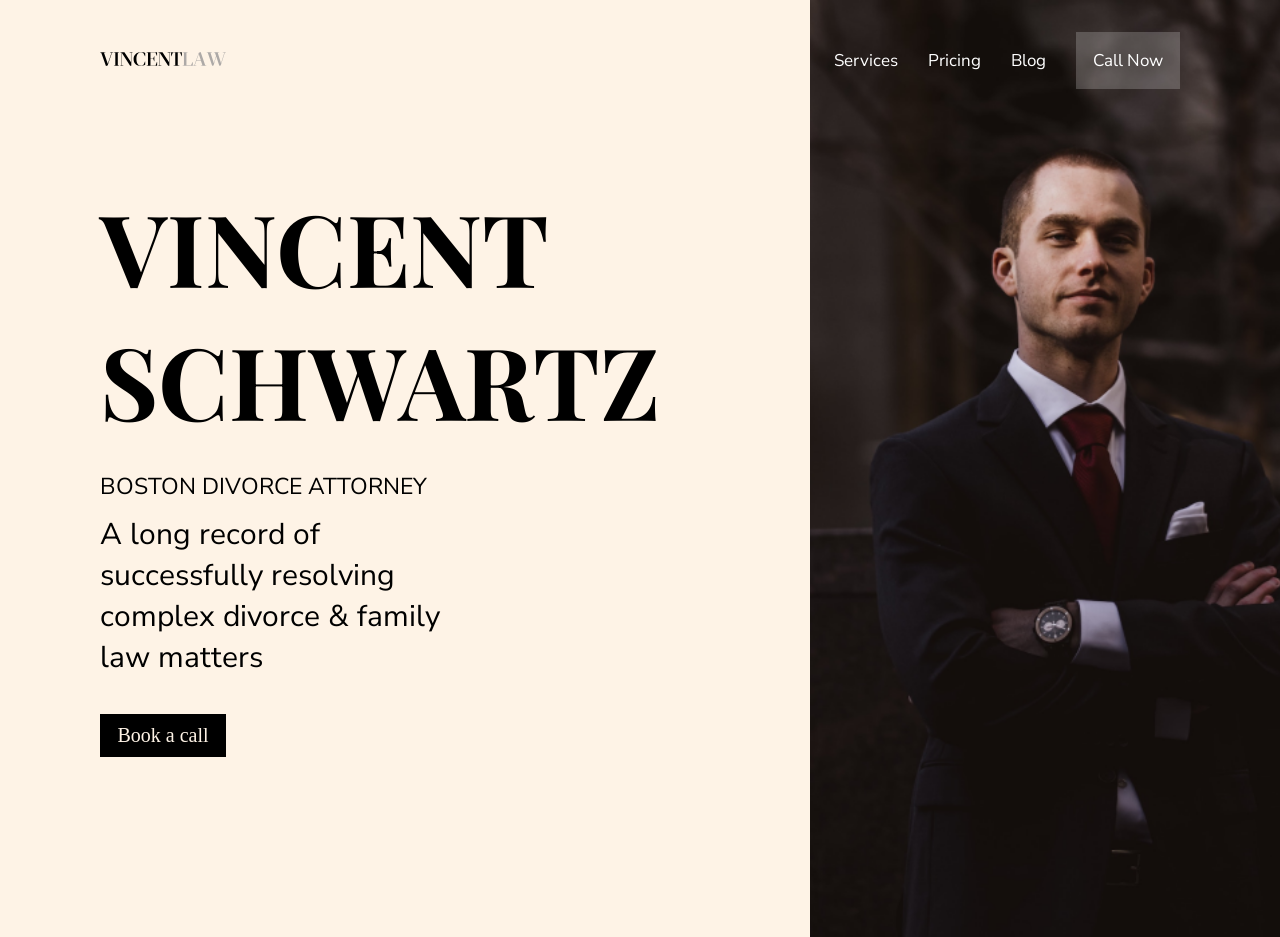
<file: Day 1 - Lawyer Website/index.html>
<!DOCTYPE html>
    <html lang="en">
    <head>
        <meta charset="UTF-8">
        <meta http-equiv="X-UA-Compatible" content="IE=edge">
        <meta name="viewport" content="width=device-width, initial-scale=1.0">
        <title>Vincent Law</title>
        <link rel="preconnect" href="https://fonts.googleapis.com">
        <link rel="preconnect" href="https://fonts.gstatic.com" crossorigin>
        <link href="https://fonts.googleapis.com/css2?family=Playfair+Display:ital,wght@0,400;0,500;0,600;0,700;0,800;0,900;1,400;1,500;1,600;1,700;1,800;1,900&display=swap" rel="stylesheet">
        <link rel="preconnect" href="https://fonts.googleapis.com">
        <link rel="preconnect" href="https://fonts.gstatic.com" crossorigin>
        <link href="https://fonts.googleapis.com/css2?family=Nunito+Sans:ital,wght@0,200;0,300;0,400;0,600;0,700;0,800;0,900;1,200;1,300;1,400;1,600;1,700;1,800;1,900&display=swap" rel="stylesheet">
        <link rel="stylesheet" href="main.css">
    </head>
    <body>

            <header>
                <a href="#">
                    <svg width="126" height="14" viewBox="0 0 126 14" fill="none" xmlns="http://www.w3.org/2000/svg">
                        <path d="M5.95071 13.9617L7.63159 13.4454L11.9594 0.688525L13.3118 0.554645V0.30601H9.96937V0.535519L11.5343 0.688525L7.76683 11.7623L3.98002 0.688525L5.4677 0.535519V0.30601H0V0.554645L1.23651 0.688525L5.95071 13.9617Z" fill="black"/>
                        <path d="M13.915 13.694H19.1701V13.4454L17.7984 13.3115V0.688525L19.1701 0.554645V0.30601H13.915V0.554645L15.306 0.688525V13.3115L13.915 13.4454V13.694Z" fill="black"/>
                        <path d="M30.1291 13.7896H31.3076V0.688525L32.6987 0.554645V0.30601H29.4915V0.554645L30.9792 0.688525V10.2705L24.4489 0.30601H20.179V0.554645L21.5701 0.688525V13.3115L20.179 13.4454V13.694H23.4056V13.4454L21.8986 13.3115V1.07104L30.1291 13.7896Z" fill="black"/>
                        <path d="M40.5156 14C42.5057 13.8087 43.6842 13.4836 45.2105 12.8333V9.46721H44.9787L43.6262 12.5464C43.008 13.1585 42.042 13.6366 40.9793 13.6366C37.8301 13.6366 36.4197 10.5956 36.4197 6.94262C36.4197 2.50546 38.3904 0.30601 40.8248 0.30601C42.1579 0.30601 42.95 0.784153 43.6069 1.45355L44.9594 4.3224H45.2105V0.97541C43.974 0.382513 42.6795 0 40.7475 0C36.3811 0.420765 33.5796 2.92623 33.5796 7.28689C33.5796 11.7049 36.8254 14 40.5156 14Z" fill="black"/>
                        <path d="M46.5938 13.694H57.1234V10.041H56.8722L55.5585 13.388H50.4772V6.82787H53.24L54.1287 9.14208H54.3606V4.20765H54.1287L53.24 6.52186H50.4772V0.612022H55.4425L56.8143 3.84426H57.0655V0.30601H46.5938V0.554645L47.9848 0.688525V13.3115L46.5938 13.4454V13.694Z" fill="black"/>
                        <path d="M68.1663 13.7896H69.3448V0.688525L70.7359 0.554645V0.30601H67.5287V0.554645L69.0164 0.688525V10.2705L62.4861 0.30601H58.2162V0.554645L59.6073 0.688525V13.3115L58.2162 13.4454V13.694H61.4427V13.4454L59.9357 13.3115V1.07104L68.1663 13.7896Z" fill="black"/>
                        <path d="M73.5488 13.694H79.4223V13.4454L77.7414 13.3115V0.612022H80.0985L81.6055 4.15027H81.8566V0.30601H71.1144V4.15027H71.3656L72.8726 0.612022H75.249V13.3115L73.5488 13.4454V13.694Z" fill="black"/>
                        <path d="M82.5555 13.6945H92.7953V9.94586H92.5442L90.9985 13.312H86.4389V0.689031L87.8106 0.555151V0.306517H82.5555V0.555151L83.9466 0.689031V13.312L82.5555 13.4459V13.6945Z" fill="#ADA9A7"/>
                        <path d="M93.093 13.6945H96.3775V13.465L94.7932 13.312L96.3195 8.9322H100.995L102.425 13.312L100.86 13.465V13.6945H106.405V13.4459L105.168 13.312L100.667 0.0387573L98.8312 0.803785L94.3488 13.312L93.093 13.4459V13.6945ZM96.4548 8.58794L98.7539 2.02783L100.898 8.58794H96.4548Z" fill="#ADA9A7"/>
                        <path d="M112.147 13.8475L113.538 13.5224L116.243 4.51417L119.334 13.8475L120.726 13.5224L124.763 0.689031L126 0.555151V0.306517H122.735V0.555151L124.338 0.689031L121.035 11.2273L117.712 0.689031L119.199 0.555151V0.306517H113.905V0.555151L114.987 0.689031L116.05 3.88302L113.847 11.2273L110.505 0.689031L112.012 0.555151V0.306517H106.699V0.555151L107.8 0.689031L112.147 13.8475Z" fill="#ADA9A7"/>
                        </svg>                    
                </a>
                <nav>
                    <ul>
                        <li><a href="#">Services</a></li>
                        <li><a href="#">Pricing</a></li>
                        <li><a href="#">Blog</a></li>
                        <li><a class="last-anchor"href="#">Call Now</a></li>
                    </ul>
                </nav>
            </header>

            <section class="section-one">
                <article class="left-col">
                    <div class="text-content">
                        <h1>vincent schwartz</h1>
                        <p class="second-title">boston divorce attorney</p>
                        <p class="last-paragraph">A long record of successfully resolving complex divorce & family law matters</p>
                        <a class="book-button" href="#">Book a call</a>
                    </div>
                </article>
                <article class="right-col">
                </article>
            </section>

    </body>
</html>
</file>
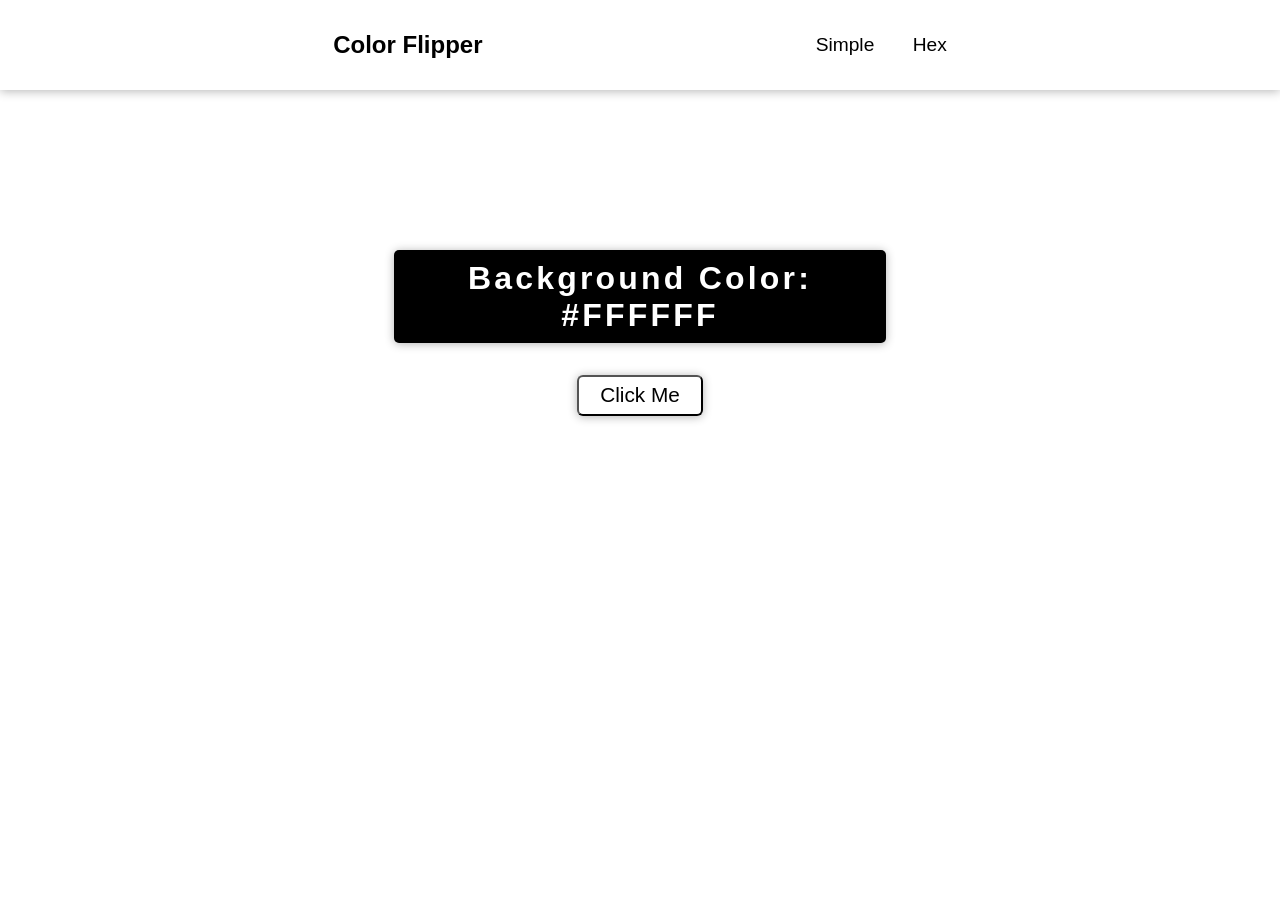
<file: Day 14 - Color Flipper/index.html>
<!DOCTYPE html>
    <html lang="en">
    <head>
        <meta charset="UTF-8">
        <meta http-equiv="X-UA-Compatible" content="IE=edge">
        <meta name="viewport" content="width=device-width, initial-scale=1.0">
        <title>Color Flipper</title>
        <link rel="stylesheet" href="styles.css">
        <script src="script.js" defer></script>
    </head>
    <body>

        <header>
            <h2>Color Flipper</h2>
            <nav>
                <ul>
                    <li>Simple</li>
                    <li>Hex</li>
                </ul>
            </nav>
        </header>
        <main>
            <div class="center-box">
                <p>Background Color: <span class="bg-value">#FFFFFF</span></p>
            </div>
            <button id="button">Click Me</button>
        </main>
    </body>
</html>
</file>
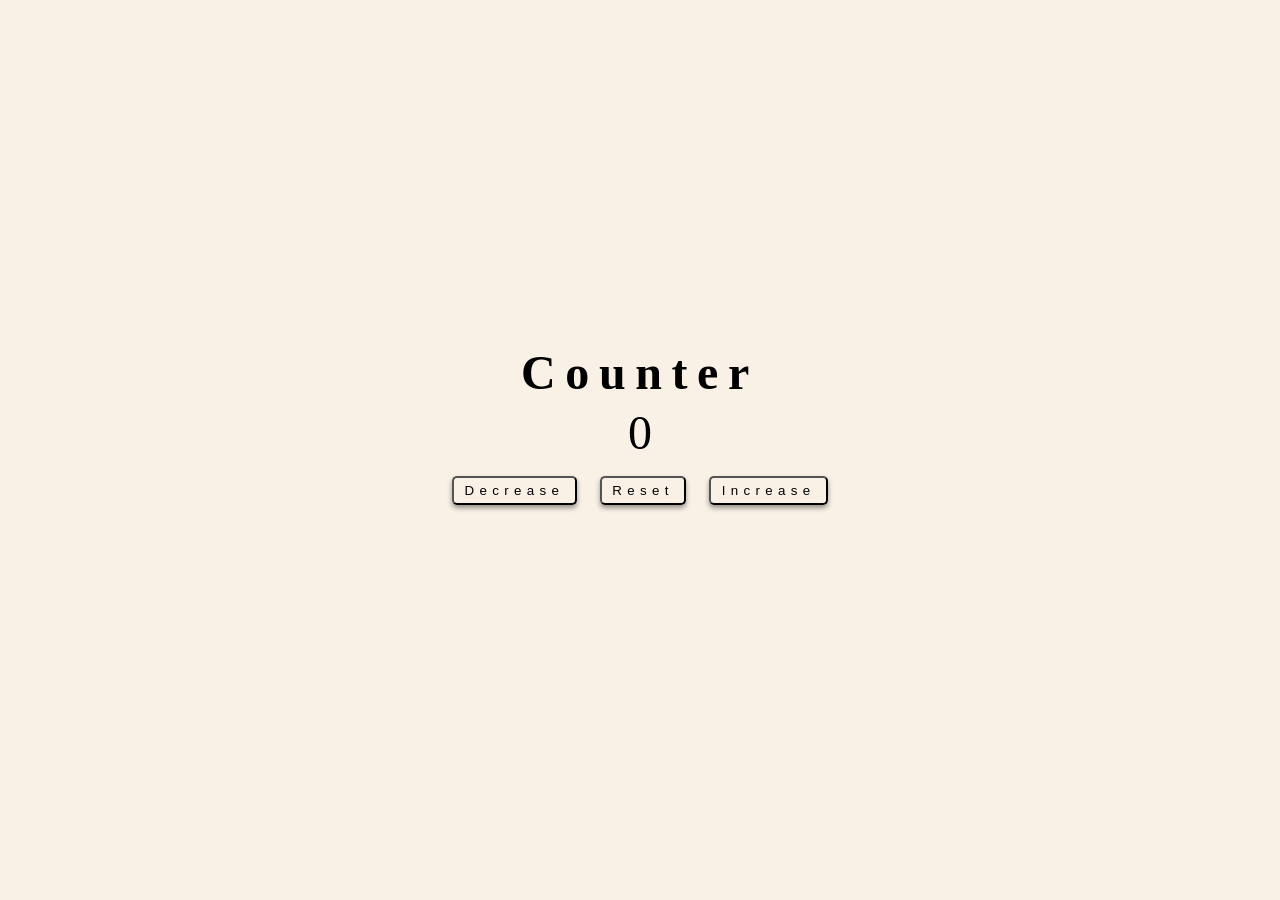
<file: Day 15 - Counter App/index.html>
<!DOCTYPE html>
    <html lang="en">
    <head>
        <meta charset="UTF-8">
        <meta http-equiv="X-UA-Compatible" content="IE=edge">
        <meta name="viewport" content="width=device-width, initial-scale=1.0">
        <title>Counter App</title>
        <link rel="stylesheet" href="style.css">
        <script src="script.js" defer></script>
    </head>
    <body>
        <main>
            <h1>Counter</h1>
            <p id="number">0</p>
            <div class="button-container">
                <button id="decrease-button">Decrease</button>
                <button id="reset-button">Reset</button>
                <button id="increase-button">Increase</button>
            </div>
        </main>
    </body>
</html>
</file>
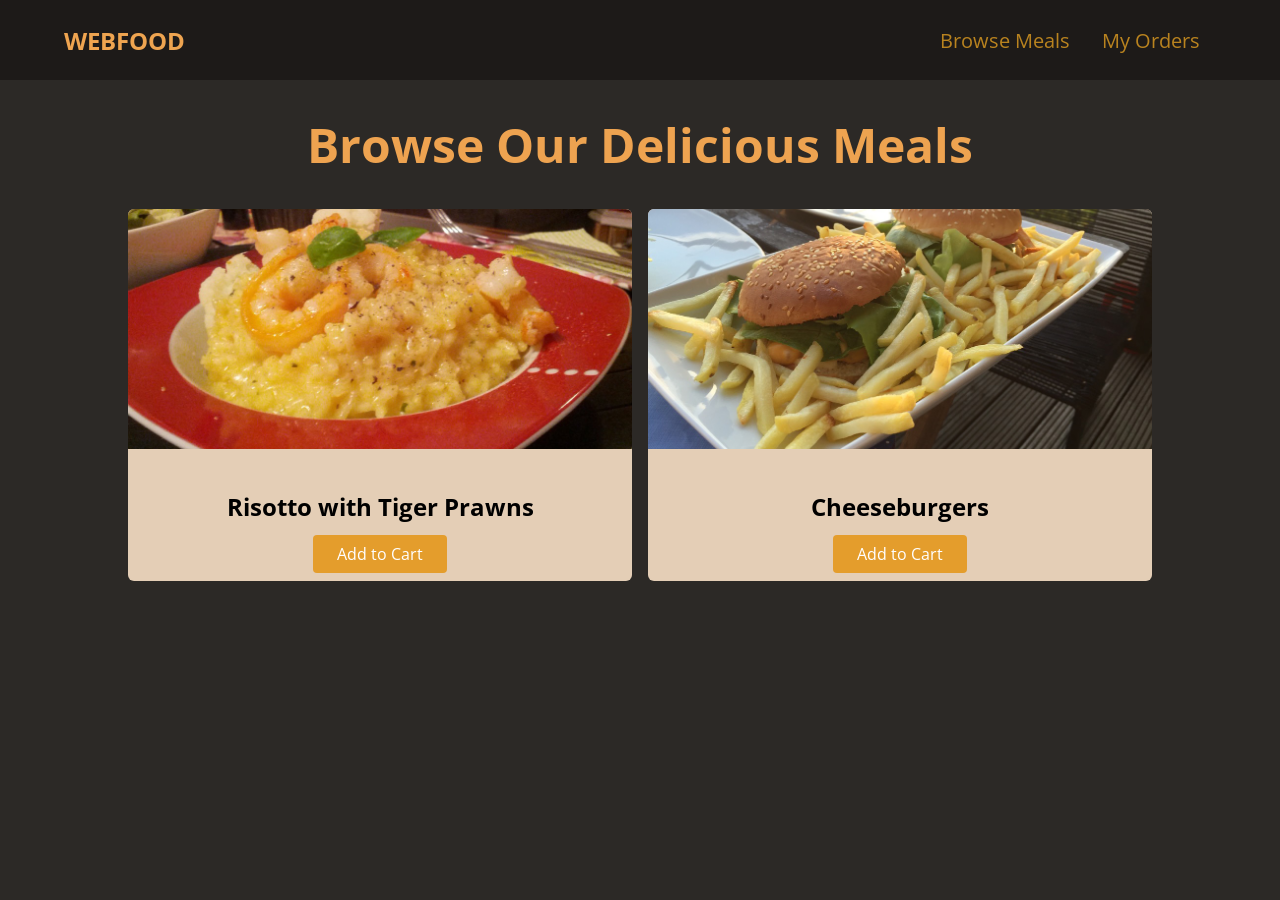
<file: Day 17 - Responsive Website/index.html>
<!DOCTYPE html>
<html lang="en">
<head>
  <meta charset="UTF-8">
  <meta http-equiv="X-UA-Compatible" content="IE=edge">
  <meta name="viewport" content="width=device-width, initial-scale=1.0">
  <title>WebFood</title>
  <link rel="preconnect" href="https://fonts.gstatic.com" />
  <link href="https://fonts.googleapis.com/css2?family=Open+Sans:wght@400;700&display=swap" rel="stylesheet"/>
  <link rel="stylesheet" href="style.css">
</head>
<body>
  <header id="main-header">
    <a href="index.html" id="logo">WebFood</a>
    <nav>
      <ul>
        <li>
          <a href="">Browse Meals</a>
        </li>
        <li>
          <a href="">My Orders</a>
        </li>
      </ul>
    </nav>
    <a href="#side-drawer" class="menu-button">
      <span></span>
      <span></span>
      <span></span>
    </a>
  </header>

  <aside id="side-drawer">
    <header>
      <a href="#" class="menu-button">
      <span></span>
      <span></span>
      <span></span>
    </a>
    </header>
    <nav>
      <ul>
        <li>
          <a href="">Browse Meals</a>
        </li>
        <li>
          <a href="">My Orders</a>
        </li>
      </ul>
    </nav>
  </aside>

  <main>
    <h1>Browse Our Delicious Meals</h1>
    <section id="latest-products">
      <ul>
        <li class="food-item">
          <article>
            <img src="images/risotto.jpg" alt="Delicious Risotto with tiger prawns"/>
            <div class="food-item-content">
              <h2>Risotto with Tiger Prawns</h2>
              <a href="" class="button">Add to Cart</a>
            </div>
          </article>
        </li>
        <li class="food-item">
          <article>
            <img src="images/cheeseburgers.jpg" alt="Classic cheeseburgers with fries"/>
            <div class="food-item-content">
              <h2>Cheeseburgers</h2>
              <a href="" class="button">Add to Cart</a>
            </div>
          </article>
        </li>
      </ul>
    </section>
  </main>

  
</body>
</html>
</file>
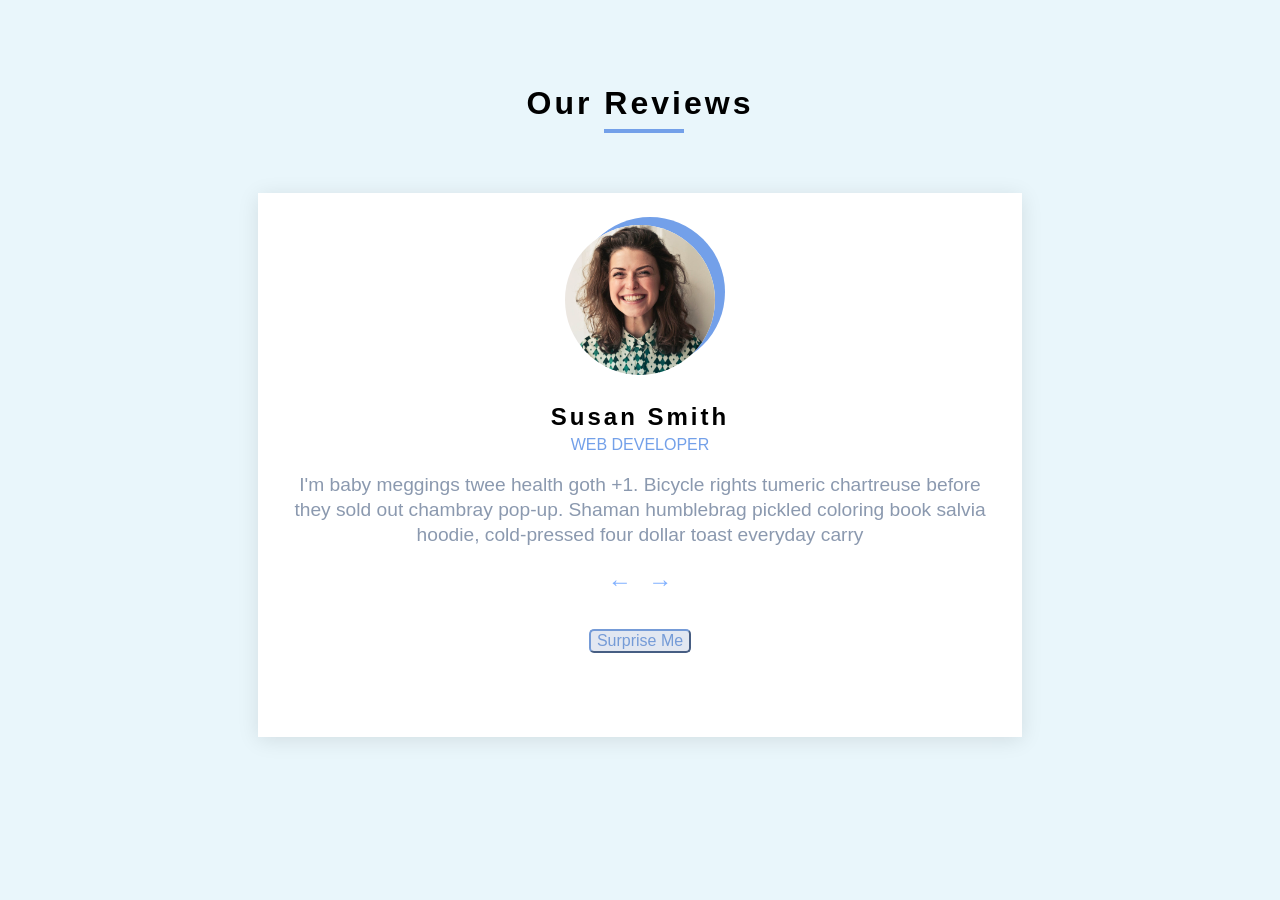
<file: Day 19 - Reviews Quotes/index.html>
<!DOCTYPE html>
    <html lang="en">
    <head>
        <meta charset="UTF-8">
        <meta http-equiv="X-UA-Compatible" content="IE=edge">
        <meta name="viewport" content="width=device-width, initial-scale=1.0">
        <title>Starter</title>
        <link rel="stylesheet" href="style.css">
        <script src="script.js" defer></script>
    </head>
    <body>
        <h1 class="header">Our <span class="span-element">Revi</span>ews</h1>

        <main class="container"> 
            <img id="icon" src="images/susan-smith.jpg" width="150px" height="150px">
            <h2 id="name">Susan Smith</h2>
            <p id="title">Web Developer</p>
            <p id="description">I'm baby meggings twee health goth +1. Bicycle rights tumeric chartreuse before they sold out chambray pop-up. Shaman humblebrag pickled coloring book salvia hoodie, cold-pressed four dollar toast everyday carry</p>
            <div class="button-container">
                <button id="left-button">&larr;</button>
                <button id="right-button">&rarr;</button>
            </div>
            <button id="surprise-button">Surprise Me</button>
        </main>
    </body>
</html>
</file>
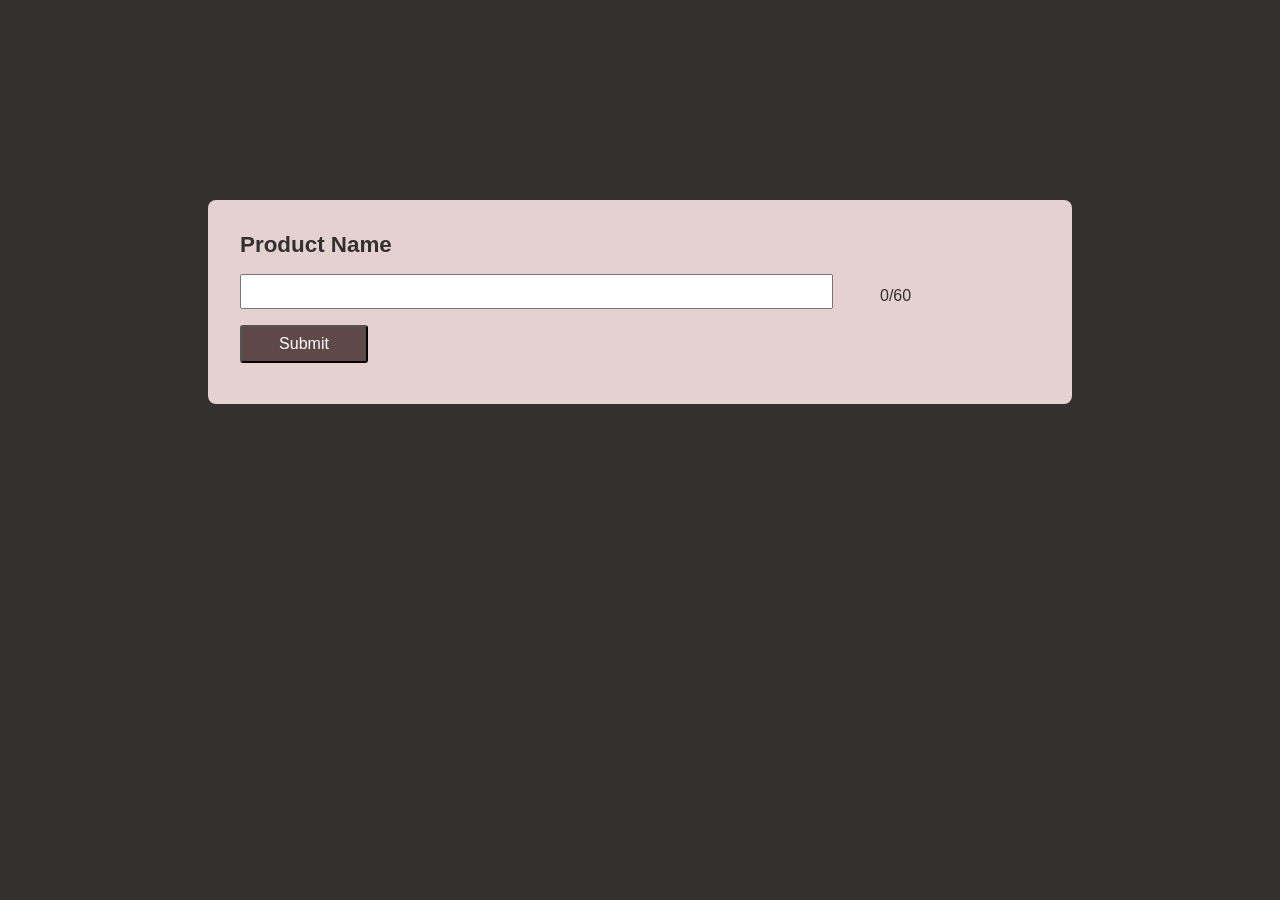
<file: Day 2 - Character Limit Counter/index.html>
<!DOCTYPE html>
<html lang="en">
<head>
    <meta charset="UTF-8">
    <meta http-equiv="X-UA-Compatible" content="IE=edge">
    <meta name="viewport" content="width=device-width, initial-scale=1.0">
    <title>Character Limit Counter</title>
    <link rel="stylesheet" href="main.css">
    <script src="app.js" defer></script>
</head>
<body>
    <div class="container">
        <div class="left-col">
            <h1>Product Name</h1>
            <input type="text" id="input" maxlength="60">
            <button id="button">Submit</button>
        </div>
        <div class="right-col">
            <p><span id="count">0</span>/60</p>
        </div>
    </div>
</body>
</html>
</file>
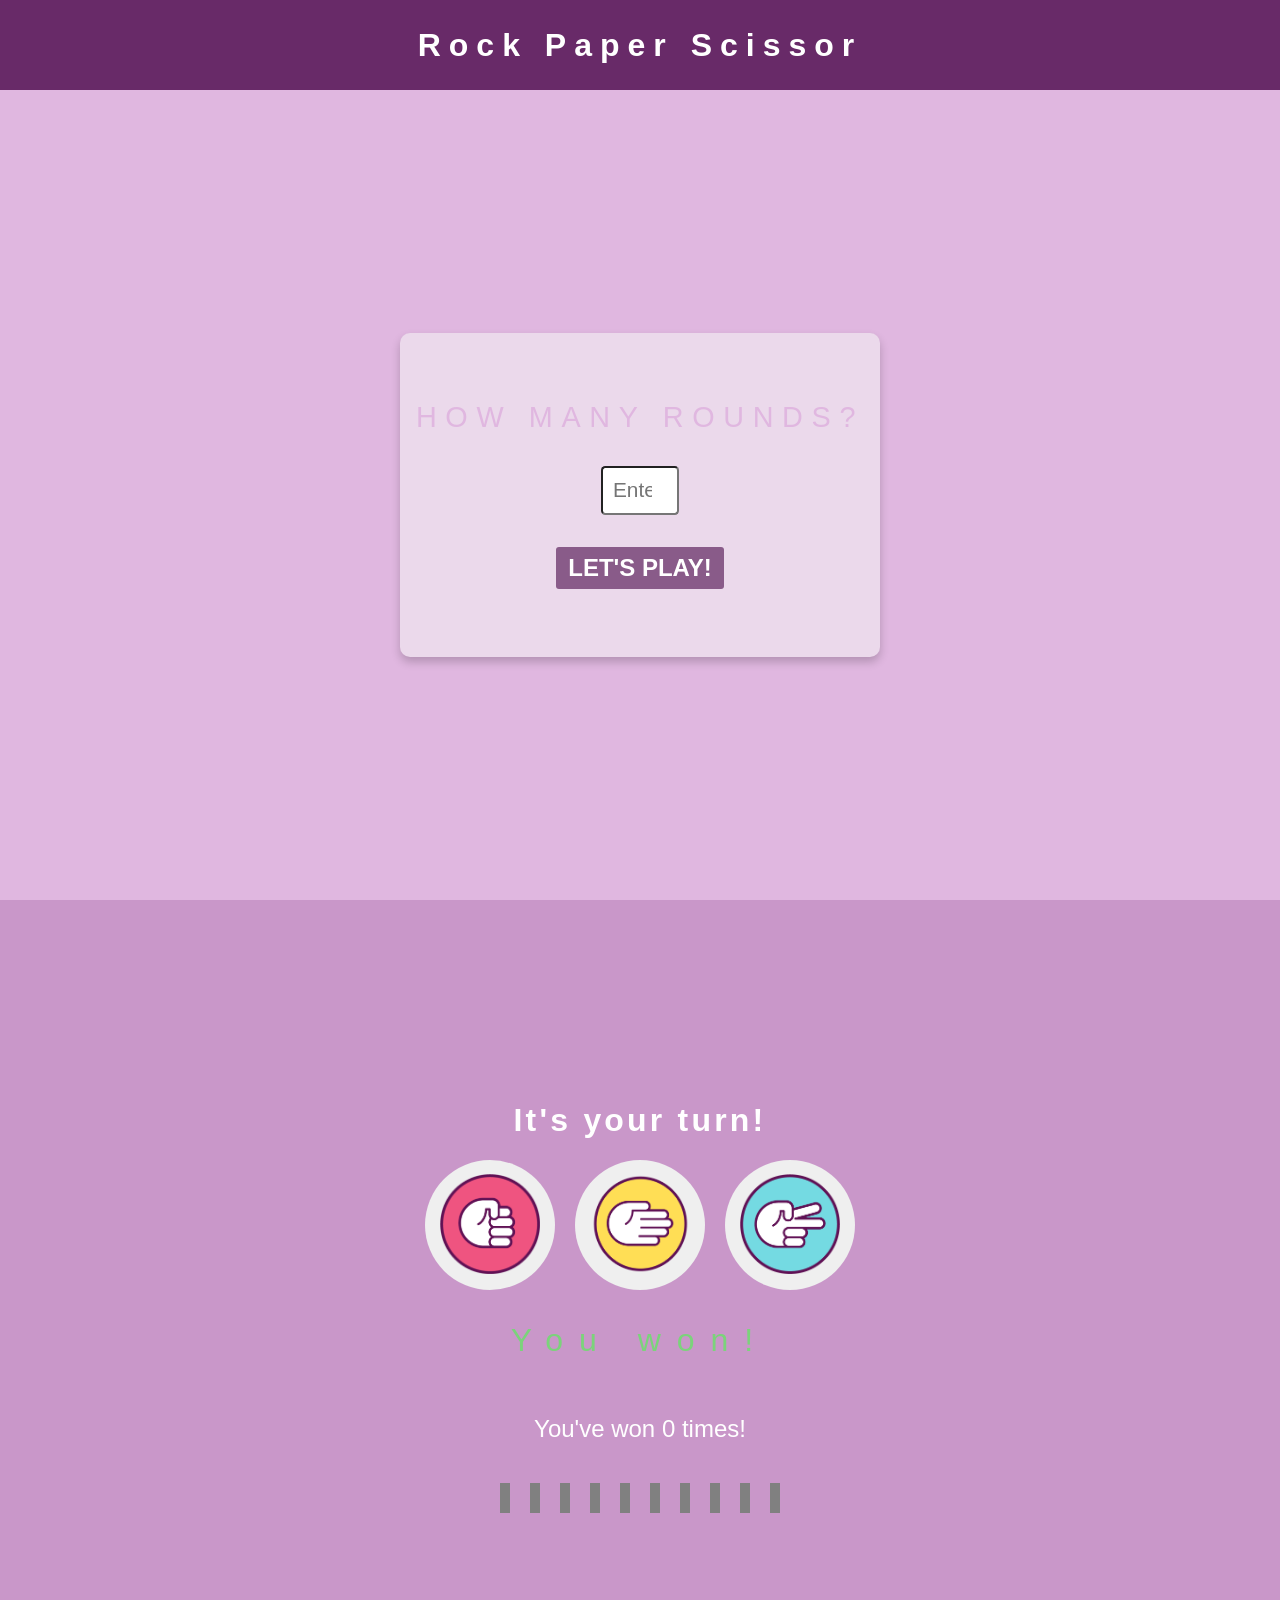
<file: Day 21 - Rock Paper Scissors/index.html>
<!DOCTYPE html>
<html lang="en">
<head>
    <meta charset="UTF-8">
    <meta http-equiv="X-UA-Compatible" content="IE=edge">
    <meta name="viewport" content="width=device-width, initial-scale=1.0">
    <title>Rock Paper Scissor</title>

    <link rel="stylesheet" href="styles/general.css">
    <link rel="stylesheet" href="styles/header.css">
    <link rel="stylesheet" href="styles/round-section.css">
    <link rel="stylesheet" href="styles/game-section.css">
</head>
<body>
    <header>
        <h1>Rock Paper Scissor</h1>
    </header>

    <section class="round-section">
        <div class="round-section-container">
            <p>How many rounds?</p>
            <input type="number" placeholder="Enter" min="1" max="10">
            <div>
                <button id="play-button">Let's play!</button>
            </div>
        </div>
    </section>

    <main class="game-section">
        <h1>It's your turn!</h1>

        <div class="button-container">
            <button id="rock-button">
                <img src="images/rock.png" alt="">
            </button>
            <button id="paper-button">
                <img src="images/paper.png" alt="">
            </button>
            <button id="scissor-button">
                <img src="images/scissor.png" alt="">
            </button>
        </div>

        <p class="victory-indicator win">You won!</p>

        <div class="win-count">
            <p>You've won <span>0</span> times!</p>
        </div>

        <ul class="win-or-lose-box">
            <li></li>
            <li></li>
            <li></li>
            <li></li>
            <li></li>
            <li></li>
            <li></li>
            <li></li>
            <li></li>
            <li></li>
        </ul>
    </main>


</body>
</html>
</file>
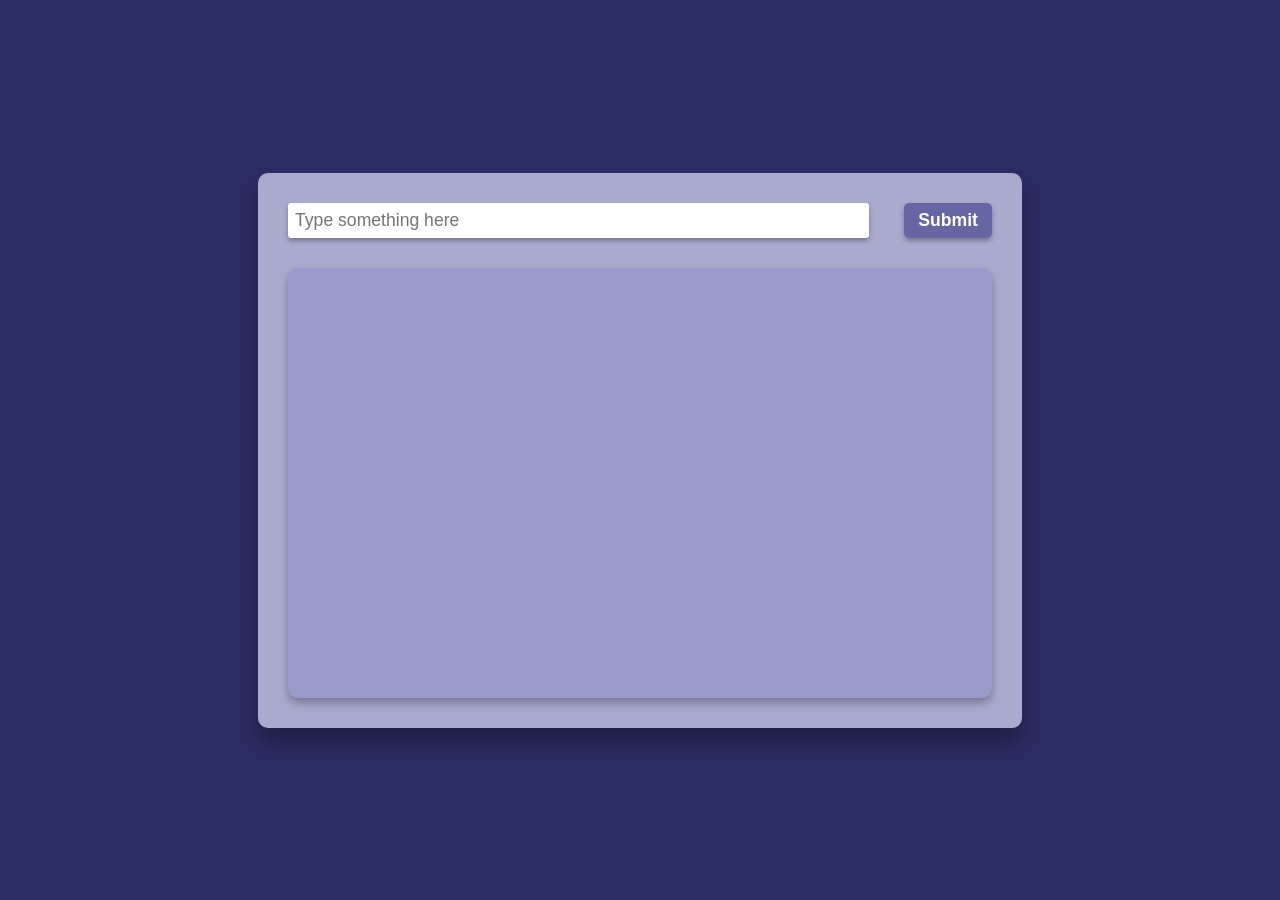
<file: Day 3 - ToDo List App/index.html>
<!DOCTYPE html>
<html lang="en">
    <head>
        <meta charset="UTF-8">
        <meta name="viewport" content="width=device-width, initial-scale=1.0">
        <title>HTML Forms</title>
        <link rel="stylesheet" href="main.css">
        <script src="app.js" defer></script>
    </head>
    <body>
        <div class="container">
            <div class="top">
                <input type="text" id="input" placeholder="Type something here" maxlength="60">
                <button id="button">Submit</button>
            </div>
            <ul class="list">
            </ul>
        </div>
    </body>
</html>
</file>
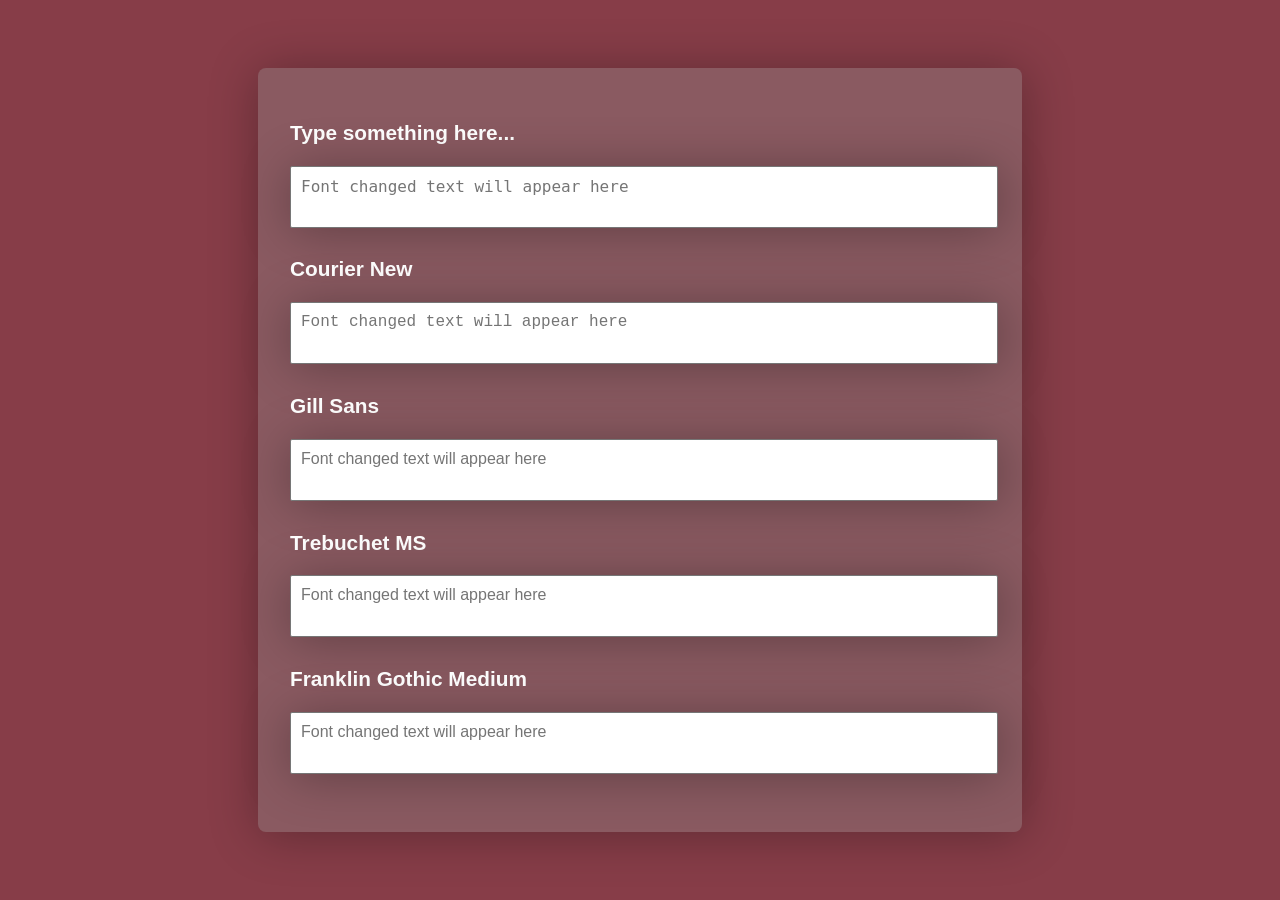
<file: Day 4 - Font Viewer/index.html>
<!DOCTYPE html>
<html lang="en">
<head>
    <meta charset="UTF-8">
    <meta http-equiv="X-UA-Compatible" content="IE=edge">
    <meta name="viewport" content="width=device-width, initial-scale=1.0">
    <title>Font Viewer</title>
    <link rel="stylesheet" href="main.css">
    <script src="app.js" defer></script>
</head>
<body>  
    <div class="container">
        <div class="first-box">
            <p>Type something here...</p>
            <textarea id="input" placeholder="Font changed text will appear here"></textarea>
        </div>
        <div class="first-font">
            <p>Courier New</p>
            <textarea readonly id="input-one" placeholder="Font changed text will appear here"></textarea>
        </div>
        <div class="second-font">
            <p>Gill Sans</p>
            <textarea readonly id="input-two" placeholder="Font changed text will appear here"></textarea>
        </div>
        <div class="third-font">
            <p>Trebuchet MS</p>
            <textarea readonly id="input-three" placeholder="Font changed text will appear here"></textarea>
        </div>
        <div class="fourth-font">
            <p>Franklin Gothic Medium</p>
            <textarea readonly id="input-four" placeholder="Font changed text will appear here"></textarea>
        </div>
    </div>
</body>
</html>
</file>
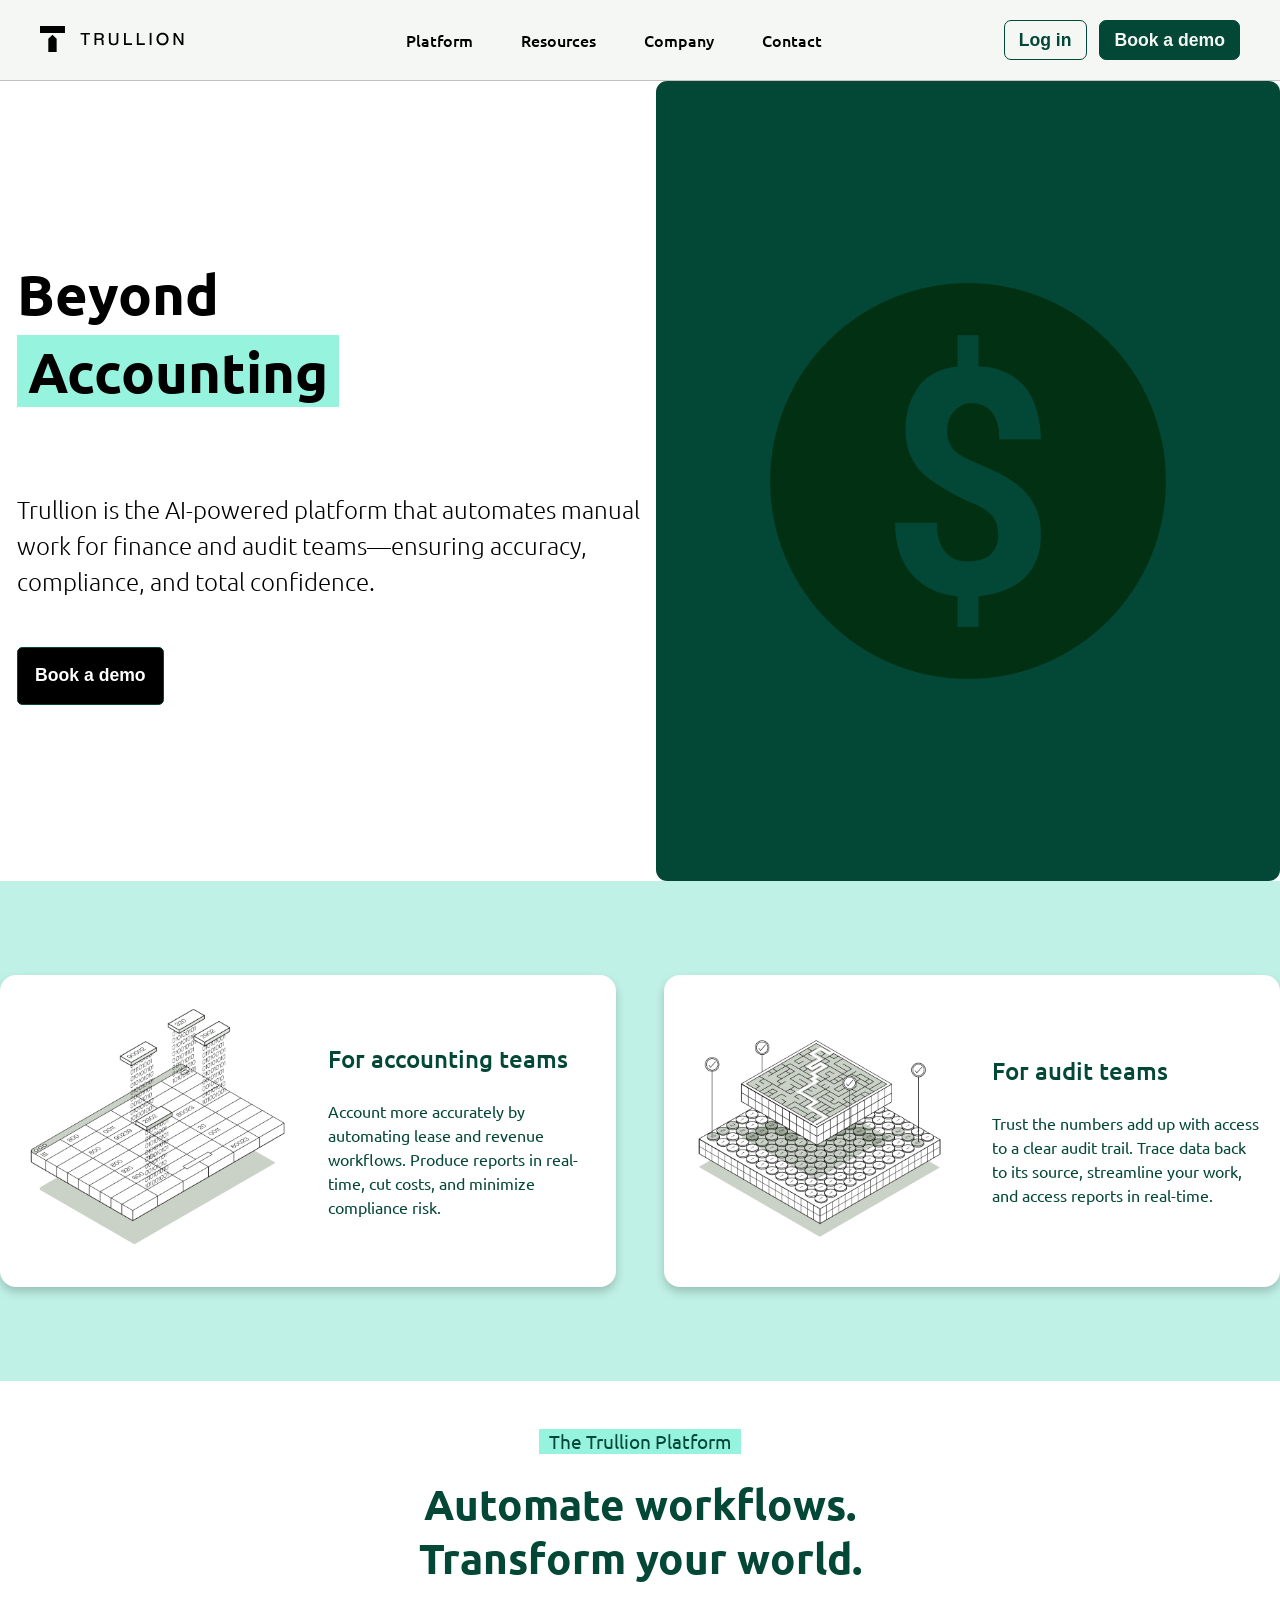
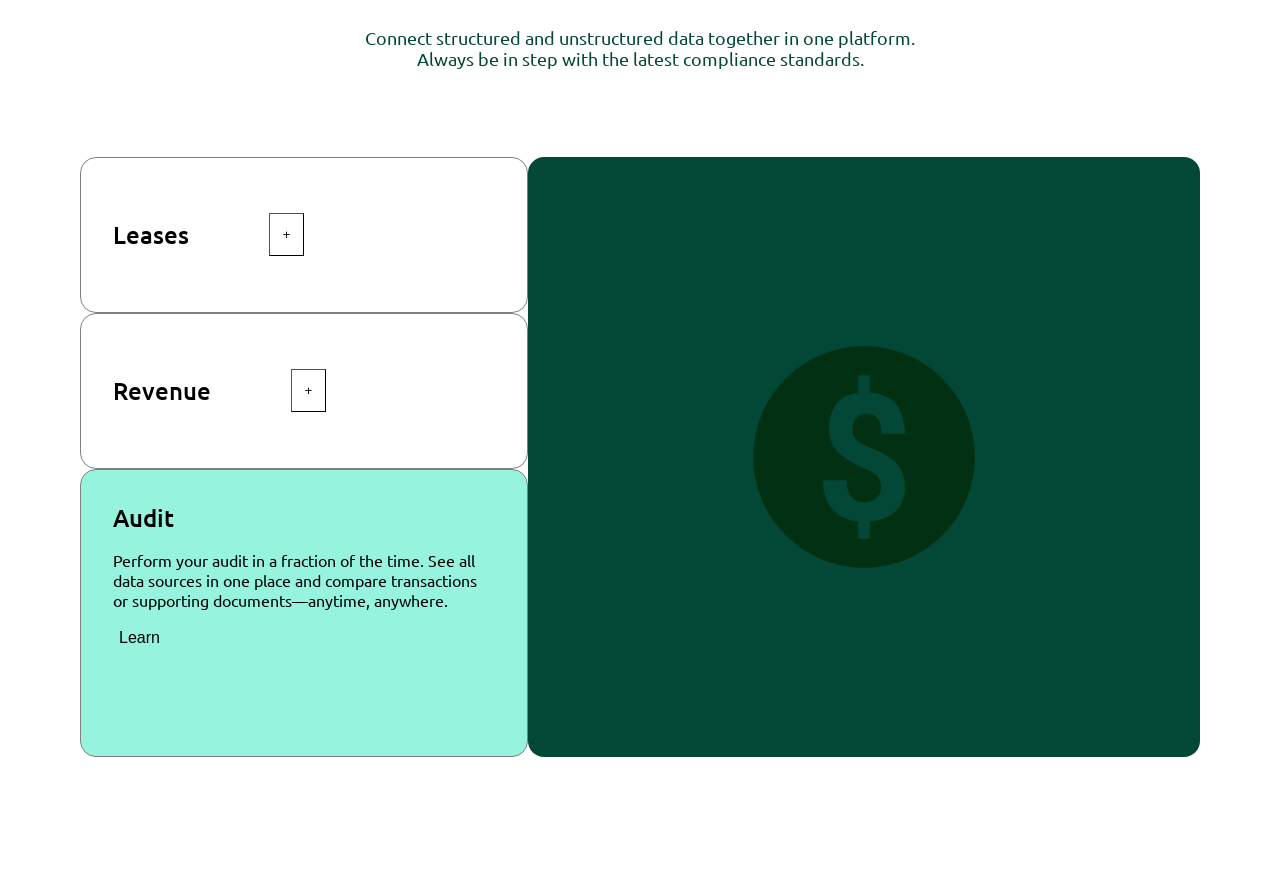
<file: Day 5 - Bank Website/index.html>
<!DOCTYPE html>
  <html lang="en">
  <head>
    <meta charset="UTF-8">
    <meta http-equiv="X-UA-Compatible" content="IE=edge">
    <meta name="viewport" content="width=device-width, initial-scale=1.0">
    <link rel="preconnect" href="https://fonts.googleapis.com">
    <link rel="preconnect" href="https://fonts.gstatic.com" crossorigin>
    <link href="https://fonts.googleapis.com/css2?family=Poppins:ital,wght@0,100;0,200;0,300;0,400;0,500;0,600;0,700;0,800;0,900;1,100;1,200;1,300;1,400;1,500;1,600;1,700;1,800;1,900&family=Raleway:ital,wght@0,800;0,900;1,700;1,800;1,900&family=Ubuntu:ital,wght@0,300;0,400;0,500;0,700;1,300;1,400;1,500;1,700&display=swap" rel="stylesheet">
    <link rel="stylesheet" href="general.css">
    <link rel="stylesheet" href="nav.css">
    <link rel="stylesheet" href="section.css">
    <title>Document</title>
  </head>
  <body>

    <!-- Header -->

    <header>
      <div>
        <svg width="144" height="26" viewBox="0 0 144 26" fill="none" xmlns="http://www.w3.org/2000/svg">
				<path d="M44.3217 8.54102H40.5605V6.89326H49.8704V8.54102H46.1253V19.0634H44.3217V8.54102Z" fill="currentColor"></path>
				<path d="M54.5326 6.89326H59.6155C62.3361 6.89326 63.8424 8.01266 63.8424 10.1565C63.8424 11.5715 63.2513 12.6282 62.0388 13.0938V13.1709C63.1116 13.4037 63.5003 13.9786 63.5003 14.9422V15.8288C63.5003 17.7255 63.563 18.1911 63.8585 18.9523V19.0616H62.0083C61.7433 18.3147 61.6967 17.772 61.6967 15.8288V15.3774C61.6967 14.3977 61.3385 14.0717 60.0024 14.0717H56.3343V19.0598H54.5308V6.89326H54.5326ZM59.8484 12.4419C61.1845 12.4419 61.9313 11.7273 61.9313 10.3446C61.9313 9.25743 61.1075 8.61983 59.6155 8.61983H56.3361V12.4437H59.8484V12.4419Z" fill="currentColor"></path>
				<path d="M68.8862 14.9744V6.89326H70.6898V14.6323C70.6898 16.7458 71.5603 17.6628 73.6271 17.6628C75.694 17.6628 76.5644 16.7762 76.5644 14.6323V6.89326H78.368V14.9744C78.368 17.8652 76.8134 19.3266 73.6271 19.3266C70.4409 19.3266 68.8862 17.8652 68.8862 14.9744Z" fill="currentColor"></path>
				<path d="M84.0381 6.89326H85.8417V17.3368H92.0118V19.0616H84.0381V6.89326Z" fill="currentColor"></path>
				<path d="M96.8691 6.89326H98.6727V17.3368H104.843V19.0616H96.8691V6.89326Z" fill="currentColor"></path>
				<path d="M109.7 6.89326H111.504V19.0634H109.7V6.89326Z" fill="currentColor"></path>
				<path d="M116.482 12.9703C116.482 9.20908 118.938 6.62999 122.543 6.62999C126.149 6.62999 128.604 9.20908 128.604 12.9703C128.604 16.7314 126.133 19.3267 122.543 19.3267C118.954 19.3267 116.482 16.7476 116.482 12.9703ZM122.543 17.5392C124.983 17.5392 126.647 15.6891 126.647 12.9703C126.647 10.2515 124.983 8.41565 122.543 8.41565C120.104 8.41565 118.426 10.2497 118.426 12.9703C118.426 15.6908 120.088 17.5392 122.543 17.5392Z" fill="currentColor"></path>
				<path d="M133.585 6.89326H135.698L141.526 16.2801H141.603V6.89326H143.407V19.0634H141.277L135.466 9.7231H135.389V19.0634H133.585V6.89326Z" fill="currentColor"></path>
				<path fill-rule="evenodd" clip-rule="evenodd" d="M0 0H24.96V6.93333H0V0ZM8.32 26V12.8267L12.48 8.66667L16.64 12.8267V26H8.32Z" fill="currentColor"></path>
			</svg>
      </div>
      <nav>
        <ul>
          <li><a href="#">Platform</a></li>
          <li><a href="#">Resources</a></li>
          <li><a href="#">Company</a></li>
          <li><a href="#">Contact</a></li>
        </ul>
      </nav>
      <div class="button-container">
        <button class="login-button">Log in</button>
        <button class="book-button">Book a demo</button>
      </div>
    </header>

    <section class="section-one">
      <div class="section-one-column-left">
        <div class="section-one-card">
          <p class="section-one-header">Beyond</p>
          <p class="section-one-subhead">Accounting</p>
          <p class="section-one-paragraph">Trullion is the AI-powered platform that automates manual</br> work for finance and audit teams—ensuring accuracy,</br> compliance, and total confidence.</p>
          <button class="section-one-button">Book a demo</button>
        </div>
      </div>
      <div class="section-one-column-right">
        <img class="section-two-image" src="images/dollar sign.png">
      </div>
    </section>

    <section class="section-two">
      <div class="section-two-card-one">
        <img class="section-two-image" src="images/section-two-image-one.webp">
        <div class="section-two-card-one-text">
          <p class="section-two-header">For accounting teams</p>
          <p class="section-two-subheader">Account more accurately by automating lease and revenue workflows. Produce reports in real-time, cut costs, and minimize compliance risk.</p>
        </div>
      </div>
      <div class="section-two-card-two">
        <img class="section-two-image" src="images/section-two-image-two.png">
        <div class="section-two-card-two-text">
          <p class="section-two-header">For audit teams</p>
          <p class="section-two-subheader">Trust the numbers add up with access to a clear audit trail. Trace data back to its source, streamline your work, and access reports in real-time.</p>
        </div>
      </div>
    </section>

    <section class="section-three">
      <div class="section-three-card-one">
        <p class="section-three-card-one-first">The Trullion Platform</p>
        <p class="section-three-card-one-header">Automate workflows.</p>
        <p class="section-three-card-one-subheader">Transform your world.</p>
        <p class="section-three-card-one-paragraph">Connect structured and unstructured data together in one platform. Always be in step with the latest compliance standards.</p>
      </div>
      <div class="section-three-card-two">
        <div class="section-three-col-left">
          <div class="col-left-div-1">
            <p class="section-three-paragraph">Leases</p>
            <button class="section-three-btn-basic">+</button>
          </div>
          <div class="col-left-div-2">
            <p class="section-three-paragraph">Revenue</p>
            <button class="section-three-btn-basic">+</button>
          </div>
          <div class="col-left-div-3">
            <p class="section-three-paragraph">Audit</p>
            <p>Perform your audit in a fraction of the time. See all data sources in one place and compare transactions or supporting documents—anytime, anywhere.</p>
            <button class="section-three-button">Learn</button>
          </div>
        </div>
        <div class="section-three-col-right">
          <img class="section-two-image" src="images/dollar sign.png">
        </div>
      </div>
    </section>
  </body>
</html>
</file>
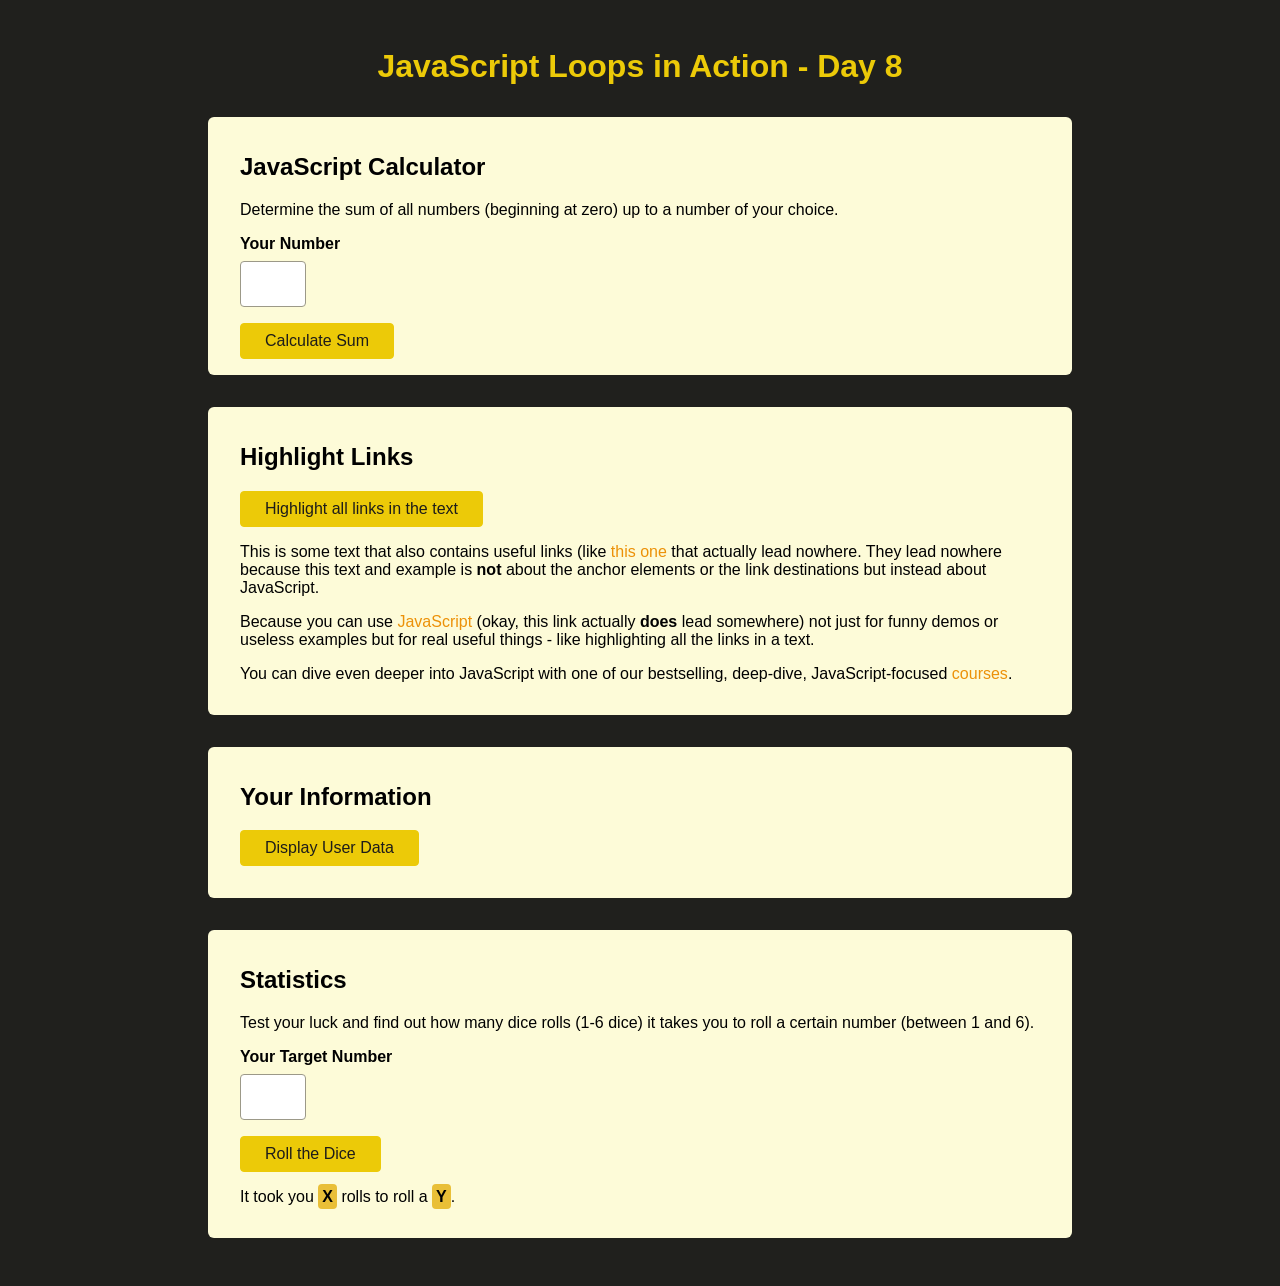
<file: Day 8 - Loops In Action/index.html>
<!DOCTYPE html>
<html lang="en">

<head>
  <meta charset="UTF-8">
  <meta http-equiv="X-UA-Compatible" content="IE=edge">
  <meta name="viewport" content="width=device-width, initial-scale=1.0">
  <title>JavaScript Loops</title>
  <link rel="stylesheet" href="styles.css">
  <script src="script.js" defer></script>
</head>

<body>
  <h1>JavaScript Loops in Action - Day 8</h1>
  <section id="calculator">
    <h2>JavaScript Calculator</h2>
    <p>Determine the sum of all numbers (beginning at zero) up to a number of your choice.</p>
    <div class="control">
      <label for="user-number">Your Number</label>
      <input type="number" id="user-number">
    </div>
    <button>Calculate Sum</button>
    <p id="calculated-sum" class="output"></p>
  </section>

  <section id="highlight-links">
    <h2>Highlight Links</h2>
    <button>Highlight all links in the text</button>
    <p>This is some text that also contains useful links (like <a href="">this one</a> that actually lead nowhere. They
      lead nowhere because this text and example is <strong>not</strong> about the anchor elements or the link
      destinations but instead about JavaScript.</p>
    <p>Because you can use <a href="https://developer.mozilla.org/en-US/docs/Web/JavaScript">JavaScript</a> (okay, this
      link actually <strong>does</strong> lead somewhere) not
      just for funny demos or useless examples but for real useful things - like highlighting all the links in a text.
    </p>
    <p>You can dive even deeper into JavaScript with one of our bestselling, deep-dive, JavaScript-focused <a
        href="https://academind.com/courses/">courses</a>.</p>
  </section>

  <section id="user-data">
    <h2>Your Information</h2>
    <button>Display User Data</button>
    <ul id="output-user-data"></ul>
  </section>

  <section id="statistics">
    <h2>Statistics</h2>
    <p>Test your luck and find out how many dice rolls (1-6 dice) it takes you to roll a certain number (between 1 and
      6).</p>
    <div class="control">
      <label for="user-target-number">Your Target Number</label>
      <input type="number" min="1" max="6" id="user-target-number">
    </div>
    <button>Roll the Dice</button>
    <ul id="dice-rolls"></ul>
    <p>It took you <span id="output-total-rolls" class="output">X</span> rolls to roll a <span id="output-target-number" class="output">Y</span>.</p>
  </section>
</body>

</html>
</file>
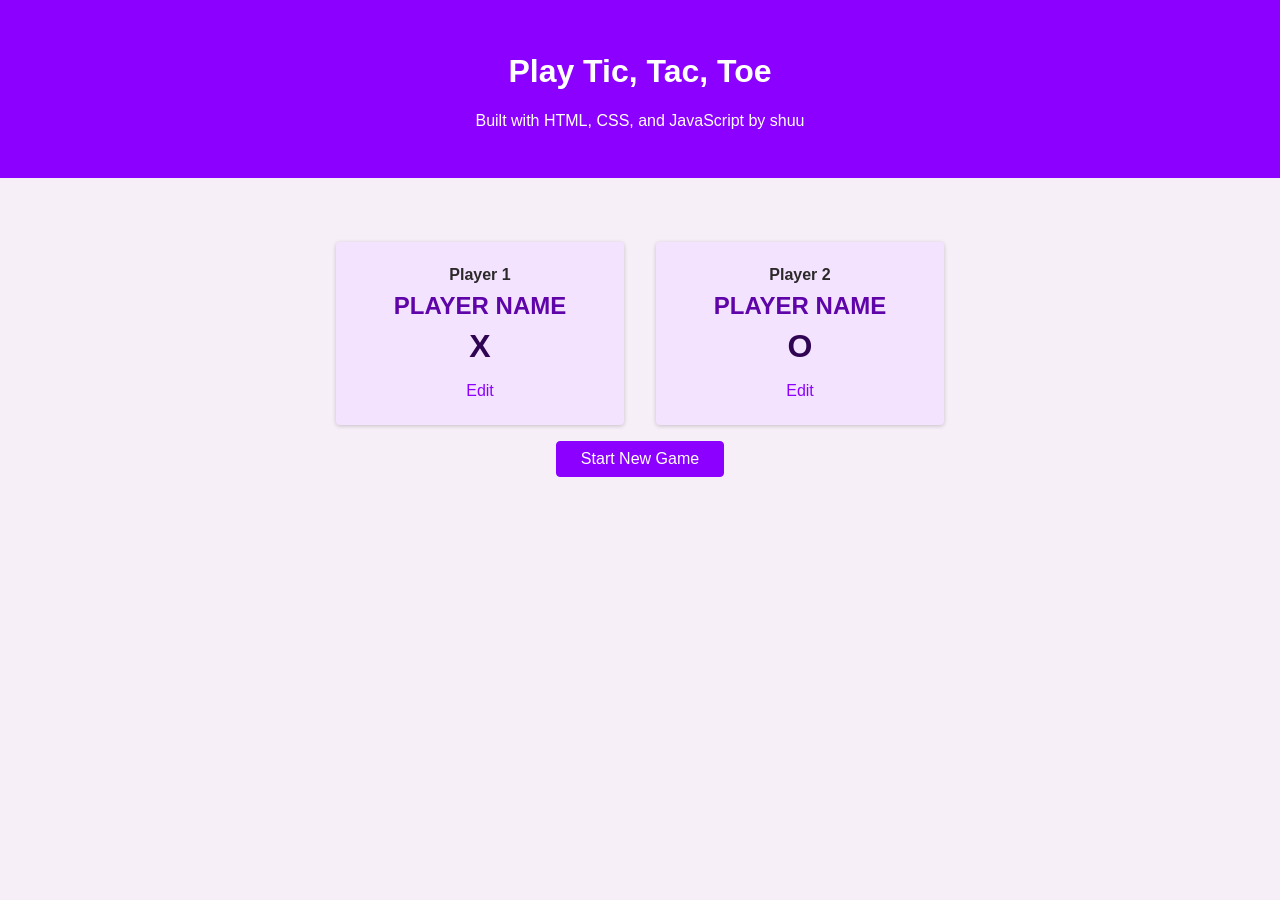
<file: Day 9 - Tic Tac Toe App/index.html>
<!DOCTYPE html>
    <html lang="en">
    <head>
        <meta charset="UTF-8">
        <meta http-equiv="X-UA-Compatible" content="IE=edge">
        <meta name="viewport" content="width=device-width, initial-scale=1.0">
        <title>Tic Tac Toe</title>
        <link rel="preconnect" href="https://fonts.gstatic.com" crossorigin>
        <link href="https://fonts.googleapis.com/css2?family=Open+Sans:wght@400;700&display=swap" rel="stylesheet">
        <link rel="stylesheet" href="styles/styles.css"/>
        <link rel="stylesheet" href="styles/overlays.css"/>
        <link rel="stylesheet" href="styles/configuration.css">
        <link rel="stylesheet" href="styles/game.css">
        <script src="scripts/config.js" defer></script>
        <script src="scripts/game.js" defer></script>
        <script src="scripts/app.js" defer></script>
    </head>
    <body>
        <header id="main-header">
            <h1>Play Tic, Tac, Toe</h1>
            <p>Built with HTML, CSS, and JavaScript by shuu</p>
        </header>
        <main>
            <div id="backdrop"></div>
            <aside class="modal" id="config-overlay">
                <h2>Choose your name</h2>

                <form>
                    <div class="form-control">
                        <label for="playername">Player name</label>
                        <input type="text" name="playername" id="playername" required>
                    </div>
                    <p id="config-errors"></p>
                    <div>
                        <button type="reset" class="btn btn-alt" id="cancel-config-btn">Cancel</button>
                        <button type="submit" class="btn">Confirm</button>
                    </div>
                </form>

            </aside>
            <section id="game-configuration">
                <ol>
                    <li>
                        <article id="player-1-data">
                          <h2>Player 1</h2>
                          <h3>PLAYER NAME</h3>
                          <p class="player-symbol">X</p>
                          <button class="btn btn-alt" id="edit-player-1-btn" data-playerid="1">Edit</button>
                        </article>
                    </li>
                    <li>
                        <article id="player-2-data">
                            <h2>Player 2</h2>
                            <h3>PLAYER NAME</h3>
                            <p class="player-symbol">O</p>
                          <button class="btn btn-alt" id="edit-player-2-btn" data-playerid="2">Edit</button>
                        </article>
                    </li>
                </ol>
                <button class="btn" id="start-game-btn">Start New Game</button>
            </section>
            <section id="active-game">
                <article id="game-over">
                    <h2>You won! <span id="winner-name">PLAYER NAME</span></h2>
                    <p>Click "Start New Game!" above to start a new game!</p>
                </article>

                <p>It's your turn <span id="active-player-name">PLAYER NAME</span>!</p>
                <ol id="game-board">
                    <li data-col="1" data-row="1"></li>
                    <li data-col="2" data-row="1"></li>
                    <li data-col="3" data-row="1"></li>

                    <li data-col="1" data-row="2"></li>
                    <li data-col="2" data-row="2"></li>
                    <li data-col="3" data-row="2"></li>

                    <li data-col="1" data-row="3"></li>
                    <li data-col="2" data-row="3"></li>
                    <li data-col="3" data-row="3"></li>
                </ol>
            </section>
        </main>
    </body>
</html>
</file>
<file: Day 1 - Lawyer Website/main.css>
html {
    font-size: 62.5%;
}

body {
    margin: 0;
}


/* Navigation Bar*/

header {
    display: flex;
    align-items: center;
    justify-content: space-between;
    position: absolute;
    height: 120px;
    width: 100%;
    box-sizing: border-box;
    padding: 0 10em;
}

header nav ul {
    display: flex;
    list-style: none;
    gap: 3em;
    margin: 0;
}

header nav ul li a {
    text-decoration: none;
    font-family: 'Nunito Sans', sans-serif;
    font-size: 1.7rem;
    color: white;
}

.last-anchor {
    background-color: rgba(255, 255, 255, 0.2);
    padding: 1em 1em;
}

/* Section One*/

.section-one {
    display: flex;
    
    height: 937px;
    flex: 1;

}

.left-col {
    width: 65%;
    background-color: #FEF3E6;
    display: flex;
    align-items: center;
    padding: 0 10em;
}

.text-content {
    display: flex;
    flex-direction: column;
}

h1 {
    font-family: 'Playfair Display', serif;
    text-transform: uppercase;
    font-size: 10.0rem;
    max-width: 50%;
    margin: 0;
    margin-bottom: 0.25em;
}

.second-title {
    text-transform: uppercase;
    font-family: 'Nunito Sans', sans-serif;
    font-weight: 400;
    font-size: 2.3rem;
    margin: 0;
    margin-bottom: 0.5em;
}

.last-paragraph {
    font-family: 'Nunito Sans', sans-serif;
    font-weight: 400;
    font-size: 3rem;
    max-width: 60%;
    margin: 0;
    margin-bottom: 1.2em;
}

.book-button {
    color: #FEF3E6;
    background-color: black;
    width: 20%;
    padding: 0.5em 0.1em;
    text-decoration: none;
    text-align: center;
    font-size: 2rem;
    cursor: pointer;
}
.right-col {
    background-image: url(images/lawyer.png);
    background-repeat: no-repeat;
    background-size: cover;
    background-position: center;
    width: 50vw;
}
</file>
<file: Day 14 - Color Flipper/styles.css>
html, body {
    margin: 0;
    height: 100%;
    width: 100%;
    font-family: 'Gill Sans', 'Gill Sans MT', Calibri, 'Trebuchet MS', sans-serif;
}

header {
    height: 10%;
    background-color: white;
    display: flex;
    justify-content: space-evenly;
    align-items: center;
    font-size: 1rem;
    box-shadow: 0px 1px 10px rgba(0, 0, 0, 0.3);
}

header nav ul {
    list-style: none;
    display: flex;
    gap: 2em;
    margin: 0;
    padding: 0;
    font-size: 1.2rem;
}

header h2 {
    margin: 0;
    color: black;
}

main {
    text-align: center;
}

.center-box {
    font-weight: bold;
    letter-spacing: 0.1em;
    background-color: black;
    color: white;
    font-size: 2rem;
    max-width: 15em;
    margin: 0 auto;
    margin-top: 5em;
    margin-bottom: 1em;
    padding: 0.3em 0.2em;
    border-radius: 5px;
    box-shadow: 0px 1px 10px rgba(0, 0, 0, 0.3);
}

.center-box p {
    margin: 0;
}

#button {
    background-color: transparent;
    font-size: 1.3rem;
    padding: 0.3em 1em;
    border-radius: 6px;
    cursor: pointer;
    box-shadow: 0px 1px 10px rgba(0, 0, 0, 0.3);
}
</file>
<file: Day 15 - Counter App/style.css>
html, body {
    margin: 0;
    height: 100%;
    width: 100%;
    background-color: rgb(249, 241, 230);
    display: flex;
    justify-content: center;
    align-items: center;
    font-family: Cambria, Cochin, Georgia, Times, 'Times New Roman', serif;
}

main {
    margin-top: -50px;
    text-align: center;
}

main h1 {
    margin: 0;
    margin-bottom: 0.3rem;
    font-size: 3rem;
    letter-spacing: 0.2em;
}

main p {
    margin: 0;
    font-size: 3rem;
    margin-bottom: 1rem;
}

.button-container button {
    margin: 0 0.7em;
    background: transparent;
    letter-spacing: 0.4em;
    padding: 0.4em 0.8em;
    border-radius: 5px;
    box-shadow: 0px 3px 5px rgba(0, 0, 0, 0.4);
    cursor: pointer;
}
</file>
<file: Day 17 - Responsive Website/style.css>
body {
  font-family: 'Open Sans', sans-serif;
  margin: 0;
  background-color: rgb(44, 41, 38);
}

a {
  text-decoration: none;
}

#main-header {
  height: 5rem;
  display: flex;
  justify-content: space-between;
  align-items: center;
  background-color: rgb(29, 26, 24);
  padding: 0 5%;
}

#logo {
  font-size: 1.5rem;
  font-weight: bold;
  color: rgb(238, 164, 80);
  text-transform: uppercase;
}

.menu-button {
  width: 3rem;
  height: 3rem;
  display: flex;
  flex-direction: column;
  justify-content: space-around;
  display: none;
}

.menu-button span {
  width: 100%;
  height: 3px;
  background-color: white;
}

#main-header ul {
  list-style: none;
  display: flex;
  margin: 0;
  padding: 0;
}

#main-header li {
  margin: 0px 1rem;
}

#main-header nav a {
  color: rgb(185, 131, 31);
  font-size: 1.25rem;
}

#main-header nav a:hover {
  color: rgb(228, 163, 44);
}

#side-drawer {
  width: 100%;
  height: 100%;
  background-color: rgb(29, 26, 27);
  display: none;
}

#side-drawer header {
  height: 5rem;
  display: flex;
  justify-content: flex-end;
  align-items: center;
  background-color: rgb(29, 26, 24);
  padding: 0 5%;
}

#side-drawer:target {
  display: block;
  position: fixed;
  top: 0;
  left: 0;
}

#side-drawer ul {
  list-style: none;
  margin: 0;
  padding: 4rem;
  display: flex;
  align-items: center;
  flex-direction: column;
}

#side-drawer li {
  margin: 1rem 0;
}

#side-drawer a {
  color: rgb(253, 239, 213);
  font-size: 2rem;
}

main h1 {
  text-align: center;
  color: rgb(238, 163, 80);
  font-size: 3rem;
}

#latest-products {
  width: 80%;
  margin: 2rem auto;
}

#latest-products ul {
  display: grid;
  grid-template-columns: 1fr 1fr;
  gap: 1rem;
  margin: 0px;
  padding: 0px;
  list-style: none;
}

.food-item {
  background-color: rgb(228, 206, 182);
  border-radius: 6px;
  overflow: hidden;
}

.food-item img {
  height: 15rem;
  width: 100%;
  object-fit: cover;
}

.food-item-content {
  padding: 1rem;
  text-align: center;
}

.food-item h2 {
  margin-bottom: 0 0 1rem 0;
}

.button {
  background-color: rgb(228, 157, 44);
  color: white;
  border-radius: 4px;
  padding: 0.5rem 1.5rem;
} 

.button:hover {
  background-color: rgb(221, 134, 34);
}

@media (max-width: 48rem) {
  #main-header nav {
    display: none;
  }

  .menu-button {
    display: flex;
  }

  main h1 {
    font-size: 1.5rem;
  }

  #latest-products ul {
    grid-template-columns: 100%;
  }

}
</file>
<file: Day 19 - Reviews Quotes/style.css>
:root {
    font-family:'Trebuchet MS', 'Lucida Sans Unicode', 'Lucida Grande', 'Lucida Sans', Arial, sans-serif;
}

html, body {
    margin: 0;
    height: 800px;
    width: 100%;
}

body {
    background-color: rgb(233, 246, 251);
    display: flex;
    justify-content: center;
    align-items: center;
    flex-direction: column;
    gap: 50px;
}

.header {
    text-align: center;
    letter-spacing: 3px;
}

.span-element {
    border-bottom-style: solid;
    border-bottom-color: rgb(115, 160, 233);
    border-bottom-width: 4px;
    padding-bottom: 8px;
}

.container {
    background-color: white;
    text-align: center;
    max-width: 700px;
    margin: 0 auto;
    height: 30em;
    padding: 2em;
    box-shadow: 0px 3px 20px rgba(0, 0, 0, 0.1);
}

#icon {
    border-radius: 50%;
    box-shadow: 10px -8px 0px rgb(115, 160, 233);
    object-fit: cover;
    object-position: center;
}

#name {
    letter-spacing: 3px;
    margin: 0;
    margin-top: 1em;
    margin-bottom: 0.2em;
}

#title {
    margin: 0;
    color: rgb(115, 160, 233);
    text-transform: uppercase;
}

#description {
    line-height: 1.3em;
    color: rgb(139, 153, 175);
    font-size: 1.2rem;
}

.button-container {
    margin-bottom: 2em;
}

#left-button, #right-button {
    background: transparent;
    font-size: 1.5rem;
    border: none;
    color: rgb(129, 177, 255);
    cursor: pointer;
    transition: color 0.5s;
}

#left-button:hover, #right-button:hover {
    color: rgb(59, 78, 110);
}

#surprise-button {
    font-size: 1rem;
    background-color: rgb(226, 231, 241);
    color: rgb(117, 155, 215);
    border-color: rgb(117, 155, 215);
    border-radius: 5px;
    padding: 0.2em 0.3;
    transition: background-color 0.5s, color 0.5s;
    cursor: pointer;
}

#surprise-button:hover {
    background-color: rgb(117, 155, 215);
    color: black;
}
</file>
<file: Day 2 - Character Limit Counter/main.css>
body {
    margin: 0;
    background-color: rgb(51, 48, 48);
    font-family: Arial, Helvetica, sans-serif;
}

.container {
    background-color: rgb(230, 209, 209);
    max-width: 800px;
    height: 140px;
    margin: 200px auto;
    padding: 2em;
    border-radius: 8px;
    display: flex;
    flex: 1;
}

.left-col {
    width: 80%;
    display: flex;
    flex-direction: column;
    gap: 1em;
}



#input {
    max-width: 90%;
    font-size: 1rem;
    padding: 0.4em;
}

#button {
    background-color: rgb(95, 72, 72);
    color: white;
    font-size: 1rem;
    max-width: 20%;
    padding: .5em;
    border-radius: 3px;
    cursor: pointer;
    width: 20%;
}

h1 {
    margin: 0;
    color: rgb(51, 48, 48);
    font-size: 1.4rem;
    font-weight: 900;
}

p {
    margin: 0;
    color: rgb(51, 48, 48);
    font-weight: 400;
    margin-top: 55px;
}

input.warning {
    background-color: rgb(248, 191, 145);
}

#count.warning {
    color: rgb(211, 109, 26);
}
</file>
<file: Day 21 - Rock Paper Scissors/styles/general.css>
html, body {
    height: 100%;
    width: 100%;
}

body {
    margin: 0;
    font-family: Impact, Haettenschweiler, 'Arial Narrow Bold', sans-serif;
}
</file>
<file: Day 21 - Rock Paper Scissors/styles/header.css>
header {
    display: flex;
    align-items: center;
    justify-content: center;
    height: 10%;
    background-color: rgb(104, 42, 104);
    color: white;
    letter-spacing: 0.5em;
}

header h1 {
    margin: 0;
}
</file>
<file: Day 21 - Rock Paper Scissors/styles/round-section.css>
.round-section {
    background-color: rgb(224, 183, 224);
    height: 90%;
    position: relative;
}

.round-section p {
    margin: 0;
}

.round-section-container {
    background-color: rgb(235, 217, 235);
    width: 30em;
    height: 40%;
    border-radius: 10px;
    overflow: hidden;
    position: absolute;
    top: 50%;
    left: 50%;
    transform: translate(-50%, -50%);
    display: flex;
    flex-direction: column;
    align-items: center;
    justify-content: center;
    gap: 2em;
    box-shadow: 0px 5px 10px rgba(0, 0, 0, 0.2);
}

.round-section-container p {
    font-weight: 200;
    text-transform: uppercase;
    font-size: 1.8rem;
    letter-spacing: 0.3em;
    color: rgb(224, 183, 224);
}

.round-section-container input {
    text-align: center;
    font-size: 1.3rem;
    padding: 0.5em;
    border-radius: 0.2em;
}

.round-section-container button {
    background-color: rgb(137, 91, 137);
    color: white;
    font-weight: bold;
    text-transform: uppercase;
    border: none;
    font-size: 1.5rem;
    padding: 0.3em 0.5em;
    border-radius: 3px;
    cursor: pointer;
    transform: box-shadow 1s;
}

.round-section-container button:hover {
    box-shadow: 0px 5px 10px rgba(0, 0, 0, 0.2);
}
</file>
<file: Day 21 - Rock Paper Scissors/styles/game-section.css>
.game-section {
    background-color: rgb(201, 151, 201);
    height: 90%;
    display: flex;
    flex-direction: column;
    align-items: center;
    justify-content: center;
}

.game-section h1 {
    letter-spacing: 0.1em;
    color: white;
}

.button-container {
    display: flex;
    gap: 20px;
}

#rock-button img, #paper-button img, #scissor-button img {
    height: 100px;
    width: 100px;
    cursor: pointer;
    margin: 0;
    object-position: center;
}

#rock-button, #paper-button, #scissor-button {
    height: 130px;
    width: 130px;
    border-radius: 50%;
    border: none;
    margin: 0;
}

#rock-button:hover, #paper-button:hover, #scissor-button:hover {
    box-shadow: 0px 5px 20px rgba(0, 0, 0, 0.2);
}

.victory-indicator {
    font-size: 2rem;
    letter-spacing: 0.5em;
}

.win {
    color: rgb(123, 211, 123);
}

.lose {
    color: rgb(248, 106, 106);
}

.win-count p {
    font-weight: 300;
    font-size: 1.5em;
    color: white;
}

.win-or-lose-box {
    padding: 0;
    display: flex;
    justify-content: center;
    align-items: center;
    flex-direction: row;
    list-style: none;
    gap: 20px;
}

.win-or-lose-box li {
    background-color: gray;
    height: 30px;
    width: 10px;
}
</file>
<file: Day 3 - ToDo List App/main.css>
html, body{
    height: 100%;
    width: 100%;
}

body {
    margin: 0;
    font-size: 62.5%;
    background-color: rgb(45, 45, 101);
    display: flex;
    align-items: center;
    justify-content: center;
}

.container {
    background-color: rgb(170, 170, 206);
    width: 55vw;
    height: 55vh;
    border-radius: 10px;
    overflow: hidden;
    box-shadow: 0px 15px 20px rgba(0, 0, 0, 0.3);

    display: flex;
    flex-direction: column;
    padding: 3em;
}

.top {
    padding-bottom: 3em;
    display: flex;
}

#input {
    font-size: 1.1rem;
    padding: 0.4em;
    border-radius: 3px;
    width: 90%;
    border: none;
    box-shadow: 0px 3px 5px rgba(0, 0, 0, 0.3);
}

#button {
    font-size: 1.1rem;
    padding: 0.4em 0.8em;
    background-color: rgb(102, 102, 164);
    color: white;
    font-weight: bold;
    border: none;
    border-radius: 5px;
    cursor: pointer;
    margin-left: 5%;
    box-shadow: 0px 3px 5px rgba(0, 0, 0, 0.3);
}

.list {
    background-color: rgb(155, 155, 203);
    border-radius: 8;
    list-style: none;
    font-size: 1.3rem;
    font-weight: 600;
    color: rgb(45, 45, 101);
    height: 100%;
    width: 100%;
    margin: 0;
    padding: 0.9em;
    border-radius: 10px;
    box-shadow: 0px 5px 10px rgba(0, 0, 0, 0.3);
    box-sizing: border-box;
}

.list li {
    display: flex;
    justify-content: space-between;
    width: 100%;
    margin-bottom: 0.4em;
}

.remove-button {
    font-size: 1.1rem;
    padding: 0.4em 0.8em;
    background-color: rgb(212, 68, 68);
    color: white;
    font-weight: bold;
    border: none;
    border-radius: 5px;
    cursor: pointer;
    margin-left: 5%;
    box-shadow: 0px 3px 5px rgba(0, 0, 0, 0.3);
}
</file>
<file: Day 4 - Font Viewer/main.css>
html, body {
    height: 100%;
    width: 100%;
}

body {
    margin: 0;
    background-color: #873d48;
    display: flex;
    align-items: center;
}

.container {
    background-color: #8a5a61;
    height: 700px;
    width: 700px;
    margin: 0 auto;
    border-radius: 8px;
    box-shadow: 1px 3px 50px rgb(0, 0, 0, 0.3);
    padding: 2em;
    display: flex;
    flex-direction: column;
    gap: 5px;
}

#input, #input-one, #input-two, #input-three, #input-four  {
    border-radius: 2px;
    padding: 10px;
    font-size: 1rem;
    width: 98%;
    height: 40px;
    resize: none;
    box-shadow: 1px 3px 50px rgb(0, 0, 0, 0.3);
}

#input-one {
    font-family: 'Courier New', Courier, monospace;
}

#input-two {
    font-family: 'Gill Sans', 'Gill Sans MT', Calibri, 'Trebuchet MS', sans-serif;
}

#input-three {
    font-family: 'Trebuchet MS', 'Lucida Sans Unicode', 'Lucida Grande', 'Lucida Sans', Arial, sans-serif;
}

#input-four {
    font-family: 'Franklin Gothic Medium', 'Arial Narrow', Arial, sans-serif;
}

p {
    color: white;
    font-weight: bold;
    font-size: 1.3rem;
    font-family: Arial, Helvetica, sans-serif;
}
</file>
<file: Day 5 - Bank Website/general.css>
body {
  margin: 0;
  font-family: 'Ubuntu', sans-serif;
}
</file>
<file: Day 5 - Bank Website/nav.css>
/* Navigation Bar */

header {
  display: flex;
  justify-content: space-between;
  align-items: center;
  height: 80px;
  background-color: rgb(244, 247, 243);
  padding: 0 2.5em;

  border-bottom-width: 1px;
  border-bottom-style: solid;
  border-bottom-color: rgb(196, 193, 193);
}

nav ul {
  display: flex;
  list-style: none;
  align-items: center;
  gap: 3em;
  margin: 0;
}

nav ul li a {
  text-decoration: none;
  color: black;
  font-size: 1rem;
  transition: text-decoration 1s;
  font-weight: 500;
}

.login-button {
  border-style: solid;
  border-width: 1px;
  border-color: rgb(3, 71, 55);
  border-radius: .4em;

  background-color: transparent;
  color: rgb(3, 71, 55);

  font-size: 1.1rem;
  padding: .5em .8em;
  font-weight: 600;
  margin-right: .5em;
  cursor: pointer;
  transition: background-color 0.5s, color 0.5s;
}

.login-button:hover {
  background-color: black;
  color: white;
}

.book-button {
  border-style: solid;
  border-width: 1px;
  border-color: rgb(3, 71, 55);
  border-radius: .4em;

  background-color: rgb(3, 71, 55);
  color: rgb(244, 247, 243);

  font-size: 1.1rem;
  padding: .5em .8em;
  font-weight: 600;
  cursor: pointer;
  transition: background-color 0.5s, border-color 0.5s;
}

.book-button:hover {
  background-color:rgb(92, 202, 176);
  border-color: rgb(92, 202, 176);
}
</file>
<file: Day 5 - Bank Website/section.css>
/* Section One */

.section-one {
  display: flex;
  height: 800px;
  width: auto;  
}


.section-one-column-left {
  height: 800px;
  width: 50%;

  display: flex;
  align-items: center;
  justify-content: center;
  padding: 0 1em;
}

.section-one-column-right {
  background-color: rgb(3, 71, 55);
  height: 800px;
  width: 50%;

  border-radius: .7em;
}

.section-one-header {
  font-size: 3.5rem;
  font-weight: bold;
  margin: 0;
  margin-bottom: 0.1em;
}

.section-one-subhead {
  font-size: 3.5rem;
  font-weight: bold;
  margin: 0;
  margin-bottom: 1.5em;;

  background-color: rgb(150, 244, 222);
  padding: 0 0.2em;
  display: inline-block;
}

.section-one-paragraph {
  margin: 0;
  font-size: 1.5rem;
  font-weight: 300;
  margin-bottom: 2em;
  line-height: 1.5em;
}

.section-one-button {
  border-style: solid;
  border-width: 1px;
  border-color: rgb(3, 71, 55);
  border-radius: .3em;
  background-color: black;
  color: white;
  font-size: 1.1rem;
  padding: 1em 1em;
  font-weight: 600;
  cursor: pointer;
}

.section-one-column-right {
  display: flex;
  justify-content: center;
  align-items: center;
}

.section-one-column-right img {
  width: 500px;
  height: 500px;
}

/* Section Two */

.section-two {
  background-color: rgb(192, 241, 230);

  height: 500px;
  width: 100%;

  display: flex;
  justify-content: center;
  align-items: center;
  flex-wrap: nowrap;
  gap: 3em;
}

.section-two-image {
  width: 280px;
  height: 280px;
  mix-blend-mode: multiply;
}

.section-two-card-one {
  background-color: white;
  display: flex;
  gap: 2em;
  width: 600px;

  border-radius: 1em;
  overflow: hidden;
  padding: 1em;
  box-shadow: 0px 5px 10px rgb(0, 0, 0, 0.2);
}

.section-two-card-two {
  background-color: white;
  display: flex;
  gap: 2em;
  width: 600px;

  border-radius: 1em;
  overflow: hidden;
  padding: 1em;
  box-shadow: 0px 5px 10px rgb(0, 0, 0, 0.2);
}

.section-two-header {
  color: rgb(3, 71, 55);
  font-size: 1.5rem;
  font-weight: 500;
  margin: 0;
  margin-bottom: 1em;
}

.section-two-subheader {
  margin: 0;
  color: rgb(3, 71, 55);
  font-size: 1rem;
  line-height: 1.5em;
}

.section-two-card-one-text {
  display: flex;
  flex-direction: column;
  justify-content: center;
}

.section-two-card-two-text {
  display: flex;
  flex-direction: column;
  justify-content: center;
}

/* Section Three*/

.section-three {
  background-color: rgb(255, 255, 255);
  height: 1000px;
  padding: 3em 5em;
}

.section-three-card-one {
  max-width: 50%;
  text-align: center;
  margin: 0 auto;
}

.section-three-card-one-first {
  background-color: rgb(150, 244, 222);
  display: inline-block;

  margin: 0;
  margin-bottom: 1.2em;
  font-size: 1.2rem;
  padding: 0 0.5em;
  color: rgb(3, 71, 55);
}

.section-three-card-one-header {
  font-weight: bold;
  font-size: 2.6em;
  color: rgb(3, 71, 55);
  margin: 0;
}

.section-three-card-one-subheader {
  font-weight: bold;
  font-size: 2.6em;
  color: rgb(3, 71, 55);
  margin: 0;
  margin-bottom: 1em;
}

.section-three-card-one-paragraph {
  color: rgb(3, 71, 55);
  margin: 0;
  font-size: 1.1em;
  margin-bottom: 5em;
}

.section-three-card-two {
  display: flex;
  height: 600px;
}

.section-three-col-left {
  width: 40%;
}

.section-three-col-right {
  background-color: rgb(3, 71, 55);;
  display: flex;
  align-items: center;
  justify-content: center;
  flex-grow: 1;
  border-radius: 1em;
}

.col-left-div-1 {
  background-color: white;
  height: 15%;
  border-radius: 1em;
  padding: 2em;
  border-width: 0.5px;
  border-style: solid;
  border-color: gray;

  display: flex;
  align-items: center;
  gap: 5em;
}

.col-left-div-2 {
  background-color: white;
  height: 15%;
  border-radius: 1em;
  padding: 2em;
  border-width: 0.5px;
  border-style: solid;
  border-color: gray;
  display: flex;
  align-items: center;
  gap: 5em;
}

.col-left-div-3 {
  background-color: rgb(150, 244, 222);
  height: 37%;
  border-radius: 1em;
  padding: 2em;
  border-width: 0.5px;
  border-style: solid;
  border-color: gray;
}

.section-three-paragraph {
  font-size: 1.5rem;
  font-weight: 500;
  margin: 0;
}

.section-three-btn-basic {
  background-color: white;
  border-width: 1px;
  font-size: 0.8rem;
  padding: 1em;
  cursor: pointer;
}

.section-three-button {
  background-color: transparent;
  border: none;
  font-size: 1rem;
  cursor: pointer;
}

.section-three-button:hover {
  background-color: transparent;
  border: none;
  font-size: 1rem;
  text-decoration: underline;
}
</file>
<file: Day 8 - Loops In Action/styles.css>
body {
  margin: 3rem;
  font-family: sans-serif;
  background-color: rgb(32, 32, 29);
}

h1 {
  text-align: center;
  color: rgb(236, 202, 8);
}

section {
  margin: 2rem auto;
  width: 95%;
  max-width: 50rem;
  padding: 1rem 2rem;
  border-radius: 6px;
  background-color: rgb(253, 251, 216);
}

button {
  font: inherit;
  cursor: pointer;
  background-color: rgb(236, 202, 8);
  border: 1px solid rgb(236, 202, 8);
  color: rgb(29, 28, 26);
  padding: 0.5rem 1.5rem;
  border-radius: 4px;
}

button:hover {
  background-color: rgb(236, 183, 8);
  border-color: rgb(236, 183, 8);
}

.control {
  margin: 1rem 0;
}

label, 
input {
  display: block;
}

label {
  font-weight: bold;
  margin-bottom: 0.5rem;
}

input {
  font: inherit;
  font-size: 1.5rem;
  border-radius: 4px;
  border: 1px solid rgb(156, 153, 136);
  width: 3rem;
  max-width: 100%;
  padding: 0.5rem;
  color: rgb(66, 63, 44);
}

input:focus {
  background-color: rgb(248, 239, 187);
}

a {
  text-decoration: none;
  color: rgb(236, 145, 8);
}

.output {
  font-weight: bold;
  background-color: rgb(233, 191, 55);
  padding: 0.25rem;
  border-radius: 4px;
}

a.highlight {
  background-color: rgb(63, 4, 141);
  padding: 0.25rem;
}

#calculated-sum {
  padding: 1rem;
  text-align: center;
  font-size: 3rem;
  display: none;
}
</file>
<file: Day 9 - Tic Tac Toe App/styles/styles.css>
body {
    margin: 0;
    font-family: 'Open-Sans', sans-serif;
    color: rgb(44, 41, 41);
    background-color: rgb(247, 239, 247);
}

#main-header {
    background-color: rgb(140, 0, 255);
    color: white;
    padding: 2rem 5%;
    text-align: center;
}

.btn {
    font: inherit;
    padding: 0.5rem 1.5rem;
    background-color: rgb(140, 0, 255);
    border: 1px solid rgb(140, 0, 255);
    color: white;
    border-radius: 4px;
    cursor: pointer;
}

.btn-alt {
    background-color: transparent;
    border-color: transparent;
    color: rgb(140, 0, 255);
}

.btn:hover {
    background-color: rgb(79, 10, 190);
    border-color: rgb(79, 10, 190);
}

.btn-alt:hover {
    background-color: rgb(230, 201, 252);
    border-color: transparent;
}
</file>
<file: Day 9 - Tic Tac Toe App/styles/overlays.css>
.modal {
    position: fixed;
    top: 20%;
    left: 5%;
    width: 90%;
    background-color: white;
    padding: 1rem;
    border-radius: 6px;
    box-shadow: 0 2px 8px rgba(0, 0, 0, 0.2);
    display: none;
}

#backdrop {
    position: fixed;
    top: 0;
    left: 0;
    width: 100%;
    height: 100%;
    background-color: rgba(0, 0, 0, 0.7);
    display: none;
}

@media (min-width: 48rem) {
    .modal {
        left: calc(50% - 20rem);
        width: 40rem;
    }
}
</file>
<file: Day 9 - Tic Tac Toe App/styles/configuration.css>
#config-overlay {
    text-align: center;
}

#config-overlay h2 {
    margin: 0.5rem 0;
}

.form-control {
    margin: 0.5rem 0;
}

.form-control label {
    display: block;
    margin-bottom: 0.5rem;
    font-weight: bold;
}

.form-control input {
    font: inherit;
    border: 1px solid rgb(204, 204, 204);
    width: 15rem;
    padding: 0.35rem;
}

.error label {
  color: rgb(136, 2, 2);
}

.error input {
  border-color: rgb(136, 2, 2);
  color: rgb(136, 2, 2);
  background-color: rgb(253, 219, 219);
}

#game-configuration {
    width: 90%;
    max-width: 40rem;
    margin: 3rem auto;
    text-align: center;
}

#game-configuration ol {
    list-style: none;
    margin: 0;
    padding: 0;
    display: flex;
}

#game-configuration li {
    margin: 1rem;
    padding: 1rem;
    width: 50%;
    background-color: rgb(243, 227, 255);
    border-radius: 4px;
    box-shadow: 0 1px 4px rgba(0, 0, 0, 0.2);
}

#game-configuration h2 {
    font-size: 1rem;
    margin: 0.5rem 0;
} 

#game-configuration h3 {
    font-size: 1.5rem;
    margin: 0.5rem 0;
    color: rgb(94, 4, 168);
}

.player-symbol {
    font-size: 2rem;
    font-weight: bold;
    color: rgb(47, 4, 82);
    margin: 0.5rem 0;
}
</file>
<file: Day 9 - Tic Tac Toe App/styles/game.css>
#active-game {
    text-align: center;
    margin: 2rem 0 5rem 0; /*Top right bottom left*/
    display: none;
}

#game-over {
    width: 90%;
    max-width: 40rem;
    margin: auto;
    padding: 1rem 2rem;
    background-color: rgb(50, 5, 87);
    color: white;
    box-shadow: 0 2px 8px rgba(0, 0, 0, 0.2);
    border-radius: 4px;
    display: none;
}

#game-over h2 {
    font-size: 2.5rem;
    margin: 0.5rem 0;
}

#active-player-name {
    font-weight: bold;
    color: rgb(55, 5, 87);
}

#game-board {
    list-style: none;
    margin: 1rem 0;
    padding: 0;
    display: grid;
    grid-template-columns: repeat(3, 6rem); /*6 rem 6 rem 6 em*/
    grid-template-rows: repeat(3, 6rem); /*6 rem 6 rem 6 em*/
    justify-content: center;
    gap: 0.5rem;
}

#game-board li {
    background-color: rgb(215, 187, 247);
    border: 2px;
    cursor: pointer;
    display: flex;
    justify-content: center;
    align-items: center;
    font-size: 2.5rem;
    font-weight: bold;
}

#game-board li:hover {
    background-color: rgb(112, 13, 204);
}

#game-board li.disabled {
    background-color: rgb(112, 13, 204);
    color: white;
    cursor: default;
}
</file>
